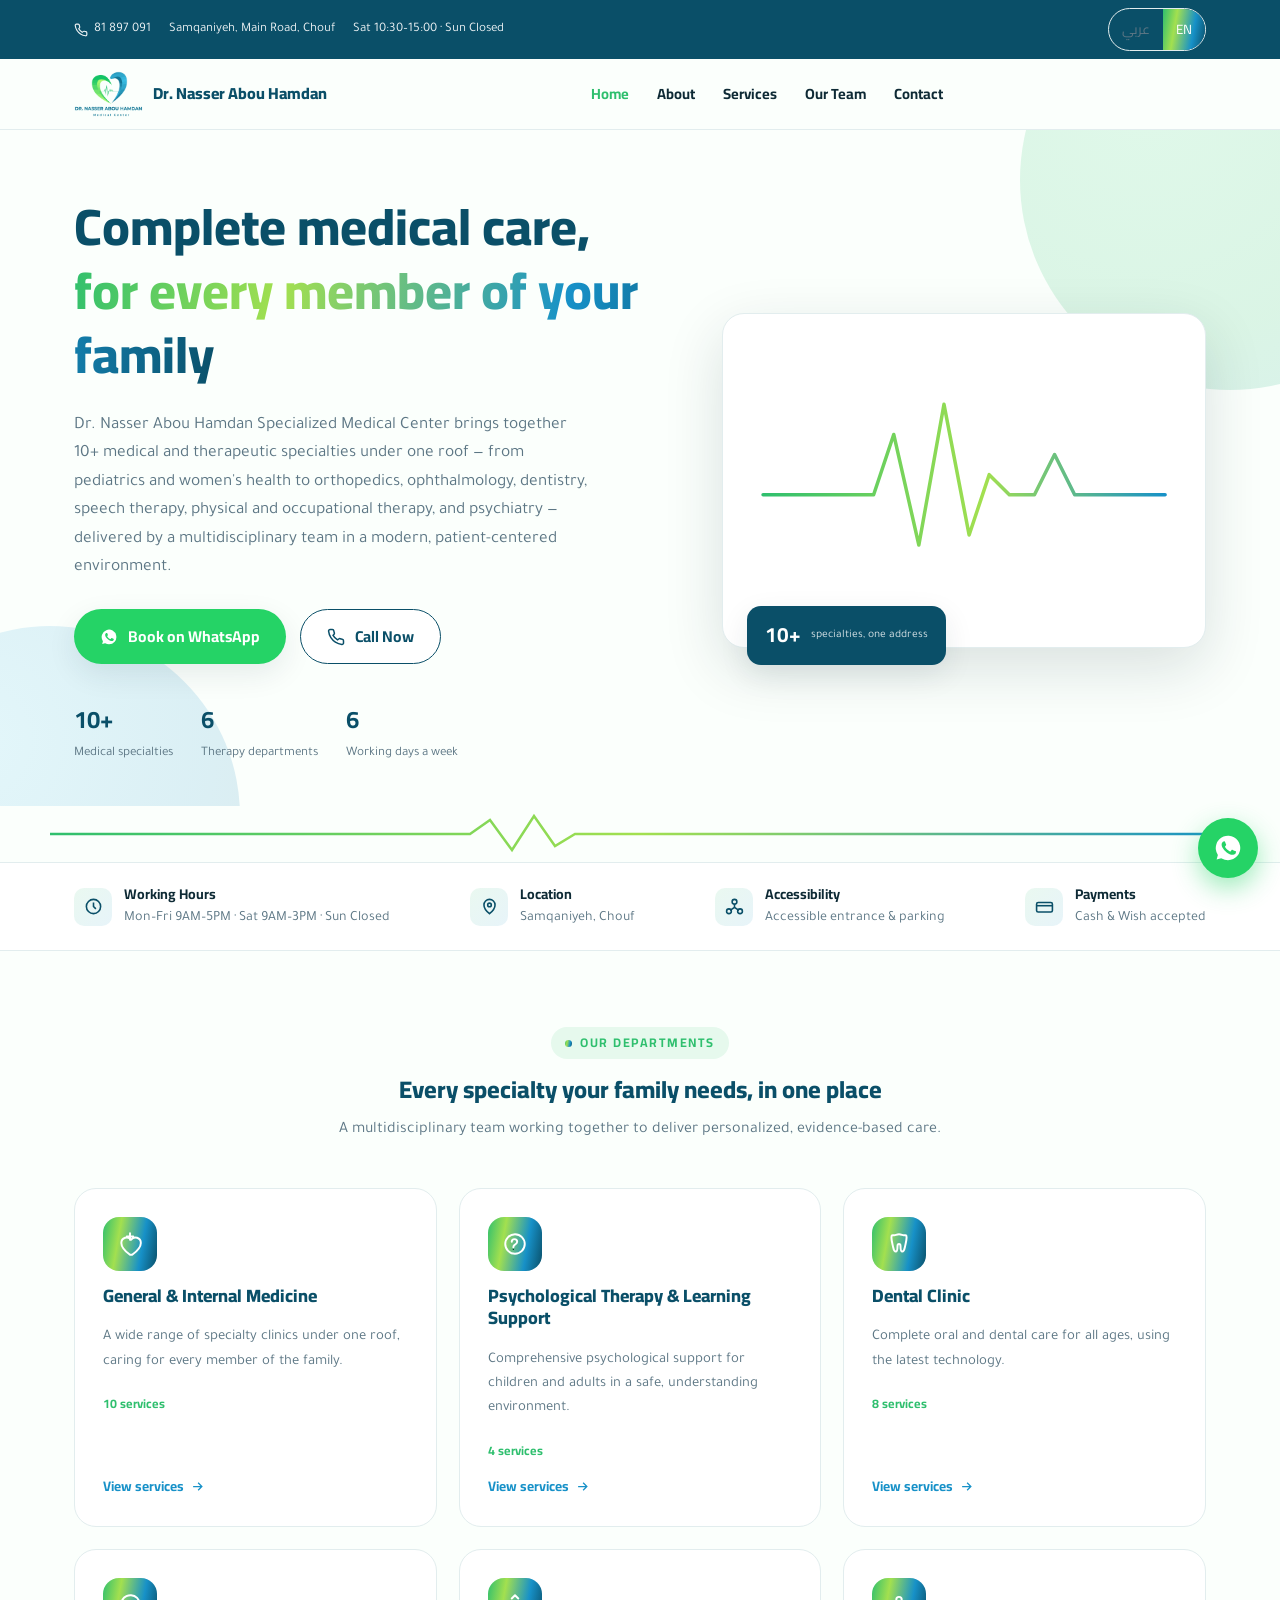
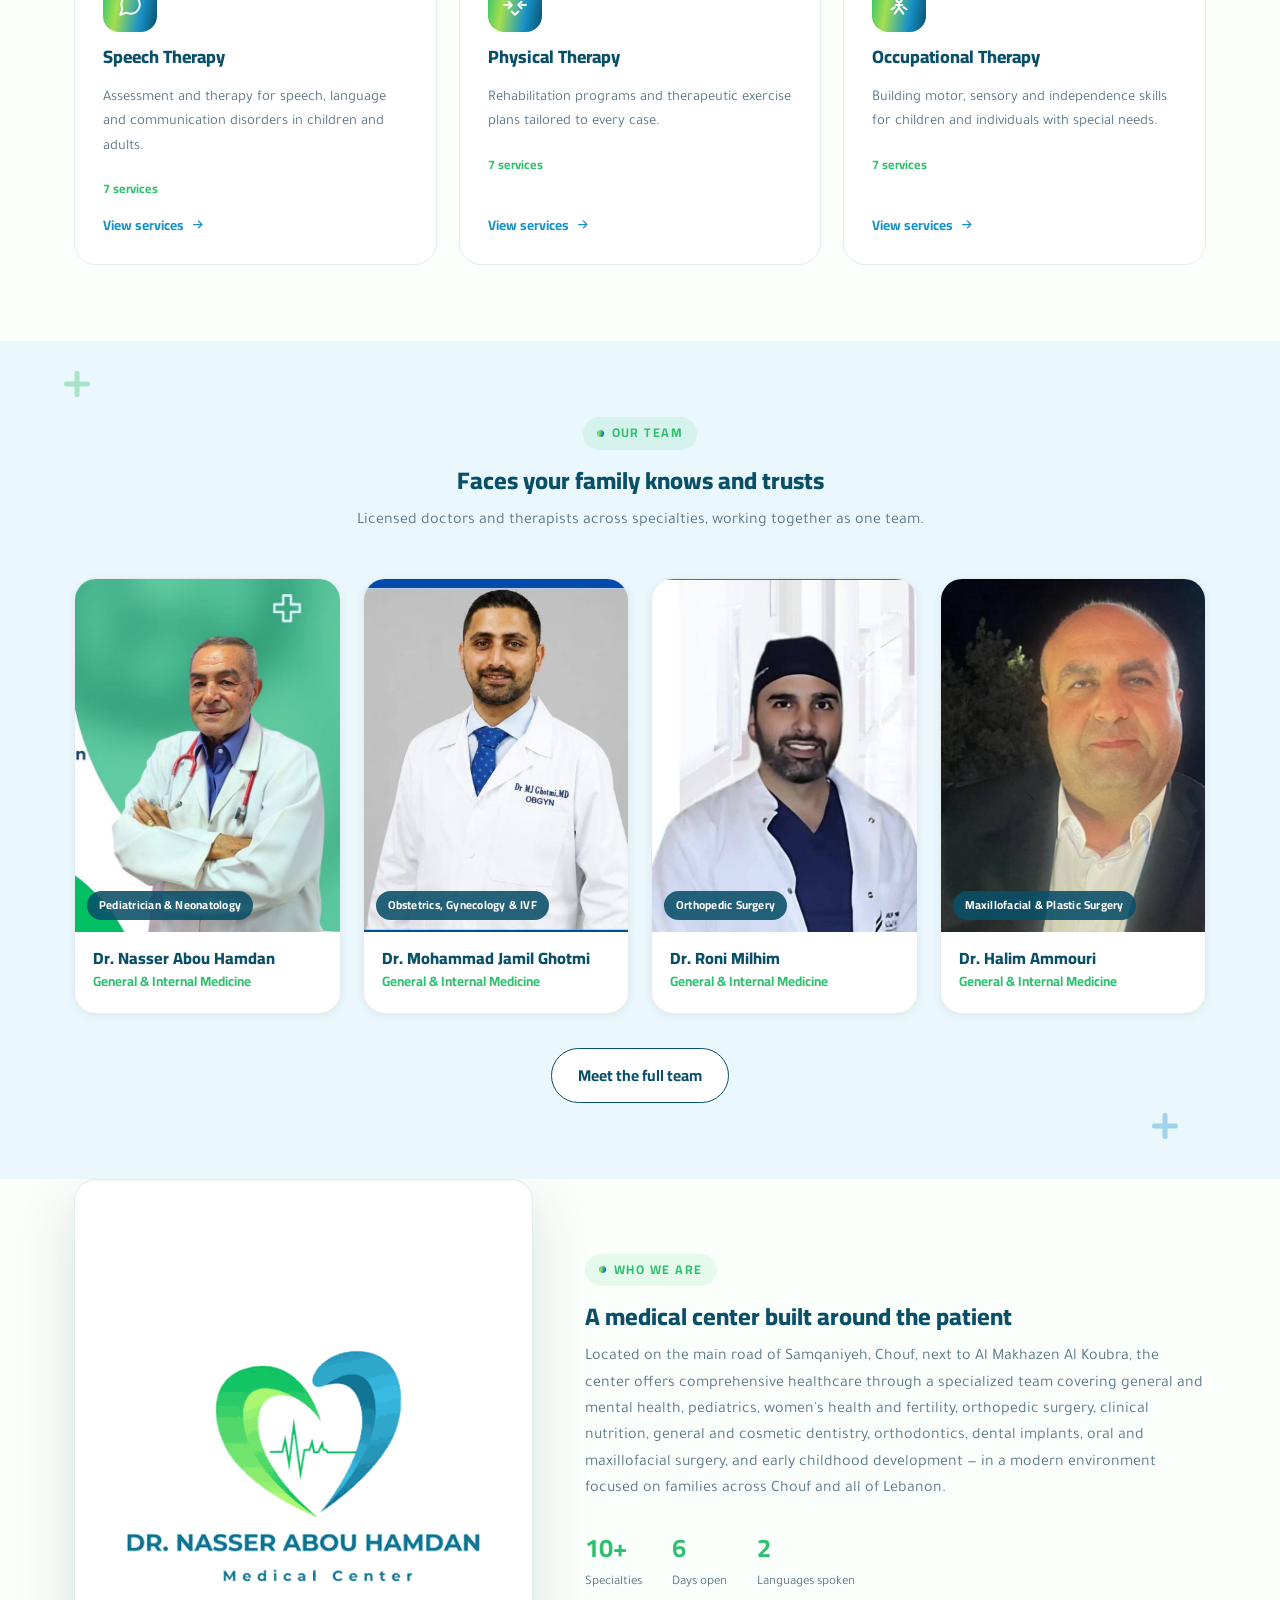
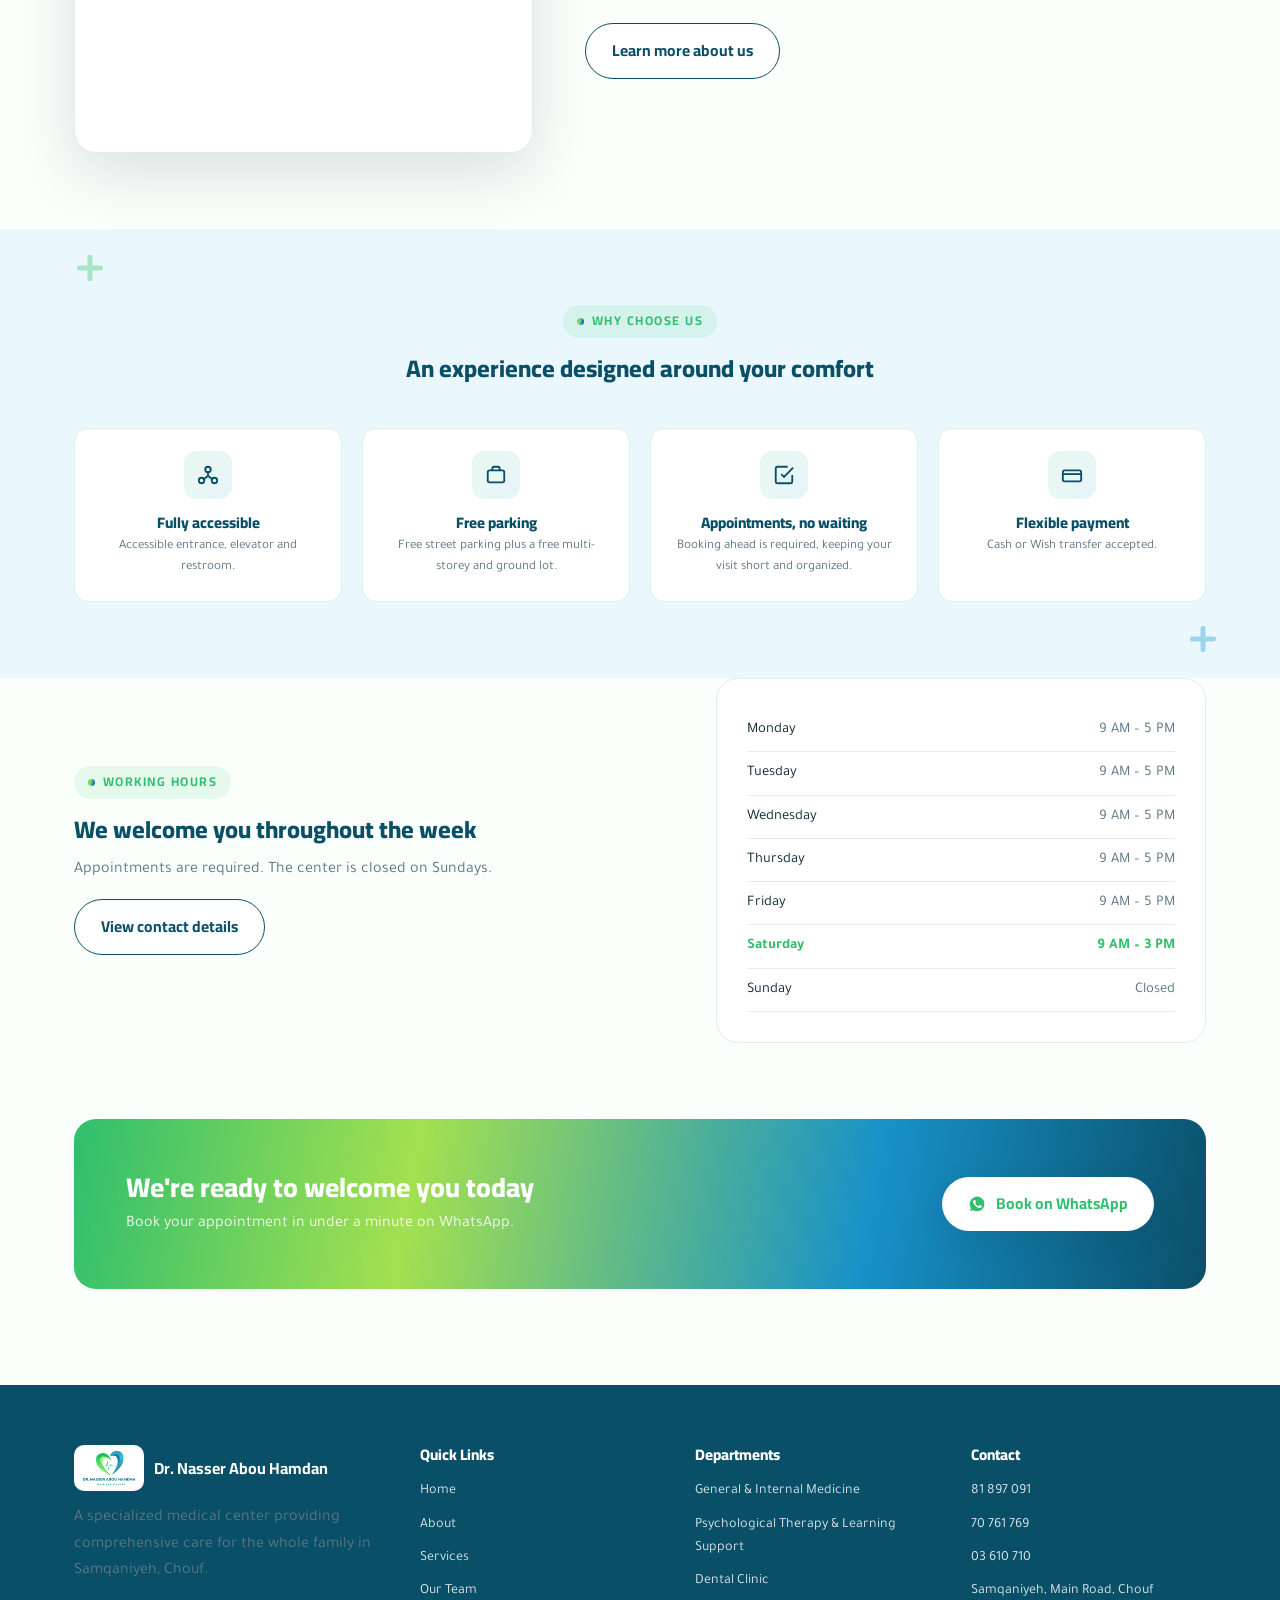
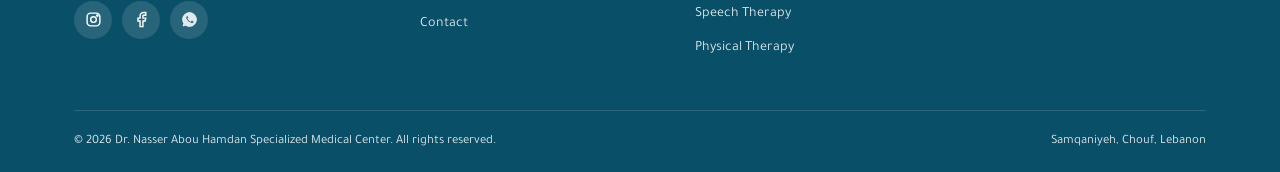
<file: index.html>
<!DOCTYPE html>
<html lang="en" dir="ltr">
<head>
<meta charset="UTF-8">
<meta name="viewport" content="width=device-width, initial-scale=1.0">
<script>(function(){try{var l=localStorage.getItem("dnh-lang")||"en";document.documentElement.lang=l;document.documentElement.dir=(l==="ar"?"rtl":"ltr");}catch(e){}})();</script>
<title>مركز الدكتور ناصر أبو حمدان الطبي التخصصي | Dr. Nasser Abou Hamdan Medical Center</title>
<meta name="description" content="مركز طبي شامل في السمقانية، الشوف يضم طب الأطفال، النساء والتوليد، العظام، العيون، الأسنان، النطق، العلاج الفيزيائي والوظيفي، والطب النفسي.">
<link rel="icon" href="assets/logo.png">
<link rel="preconnect" href="https://fonts.googleapis.com">
<link rel="preconnect" href="https://fonts.gstatic.com" crossorigin>
<link rel="stylesheet" href="https://fonts.googleapis.com/css2?family=Cairo:wght@700;800&family=Tajawal:wght@400;500;700&display=swap">
<link rel="stylesheet" href="assets/style.css">
</head>
<body data-page="home">

<div class="topbar">
  <div class="container">
    <div class="topbar-links">
      <a href="tel:+96181897091">
        <svg width="14" height="14" viewBox="0 0 24 24" fill="none" stroke="currentColor" stroke-width="2"><path d="M22 16.92v3a2 2 0 0 1-2.18 2 19.79 19.79 0 0 1-8.63-3.07 19.5 19.5 0 0 1-6-6 19.79 19.79 0 0 1-3.07-8.67A2 2 0 0 1 4.11 2h3a2 2 0 0 1 2 1.72c.12.9.34 1.79.65 2.65a2 2 0 0 1-.45 2.11L8.09 9.91a16 16 0 0 0 6 6l1.43-1.22a2 2 0 0 1 2.11-.45c.86.31 1.75.53 2.65.65A2 2 0 0 1 22 16.92z"/></svg>
        <span data-ar="81 897 091" data-en="81 897 091">81 897 091</span>
      </a>
      <a data-ar="السمقانية، الطريق العام، الشوف" data-en="Samqaniyeh, Main Road, Chouf" data-href-ar="contact.html" data-href-en="contact.html" href="contact.html">Samqaniyeh, Main Road, Chouf</a>
      <a data-ar="السبت 10:30–15:00 · الأحد مغلق" data-en="Sat 10:30–15:00 · Sun Closed" href="contact.html">Sat 10:30–15:00 · Sun Closed</a>
    </div>
    <div class="lang-toggle">
      <button data-lang="ar">عربي</button>
      <button data-lang="en">EN</button>
    </div>
  </div>
</div>

<nav class="mainnav">
  <div class="container">
    <a href="index.html" class="brand">
      <img src="assets/logo.png" alt="Dr. Nasser Abou Hamdan Medical Center logo" width="420" height="278">
      <span class="brand-text" data-ar="د. ناصر أبو حمدان" data-en="Dr. Nasser Abou Hamdan">Dr. Nasser Abou Hamdan<span data-ar="مركز طبي تخصصي" data-en="Specialized Medical Center">Specialized Medical Center</span>
      </span>
    </a>
    <div class="navlinks">
      <a href="index.html" data-page="home" data-ar="الرئيسية" data-en="Home">Home</a>
      <a href="about.html" data-page="about" data-ar="عن المركز" data-en="About">About</a>
      <a href="services.html" data-page="services" data-ar="الأقسام والخدمات" data-en="Services">Services</a>
      <a href="team.html" data-page="team" data-ar="فريقنا" data-en="Our Team">Our Team</a>
      <a href="contact.html" data-page="contact" data-ar="اتصل بنا" data-en="Contact">Contact</a>
    </div>
    <div class="nav-actions">
      <button class="burger" aria-label="menu"><span></span></button>
    </div>
  </div>
</nav>

<div class="mobile-drawer">
  <div class="panel">
    <button class="close-x">✕</button>
    <a href="index.html" data-ar="الرئيسية" data-en="Home">Home</a>
    <a href="about.html" data-ar="عن المركز" data-en="About">About</a>
    <a href="services.html" data-ar="الأقسام والخدمات" data-en="Services">Services</a>
    <a href="team.html" data-ar="فريقنا" data-en="Our Team">Our Team</a>
    <a href="contact.html" data-ar="اتصل بنا" data-en="Contact">Contact</a>
    <a class="btn btn-primary btn-sm" id="navWaBtnMobile" target="_blank" rel="noopener" data-ar="احجز عبر واتساب" data-en="Book on WhatsApp">Book on WhatsApp</a>
  </div>
</div>

<!-- ============ HERO ============ -->
<header class="hero">
  <div class="container">
    <div class="hero-copy">
      <h1 data-ar="رعاية طبية متكاملة، <em>لكل فرد في عائلتك</em>" data-en="Complete medical care, <em>for every member of your family</em>" data-ar-html="رعاية طبية متكاملة،<br><em>لكل فرد في عائلتك</em>" data-en-html="Complete medical care,<br><em>for every member of your family</em>">Complete medical care,<br><em>for every member of your family</em></h1>
      <p class="hero-lead" data-ar="مركز الدكتور ناصر أبو حمدان التخصصي يجمع أكثر من 10 تخصصات طبية وعلاجية تحت سقف واحد: من طب الأطفال والنساء إلى العظام والعيون، والأسنان، والنطق، والعلاج الفيزيائي والوظيفي، والطب النفسي — بفريق متعدد الاختصاصات وبيئة حديثة تركّز على المريض." data-en="Dr. Nasser Abou Hamdan Specialized Medical Center brings together 10+ medical and therapeutic specialties under one roof — from pediatrics and women's health to orthopedics, ophthalmology, dentistry, speech therapy, physical and occupational therapy, and psychiatry — delivered by a multidisciplinary team in a modern, patient-centered environment.">Dr. Nasser Abou Hamdan Specialized Medical Center brings together 10+ medical and therapeutic specialties under one roof — from pediatrics and women's health to orthopedics, ophthalmology, dentistry, speech therapy, physical and occupational therapy, and psychiatry — delivered by a multidisciplinary team in a modern, patient-centered environment.</p>
      <div class="hero-actions">
        <a class="btn btn-primary" id="heroWaBtn" target="_blank" rel="noopener">
          <svg viewBox="0 0 24 24" fill="currentColor"><path d="M12 2a10 10 0 0 0-8.6 15L2 22l5.2-1.4A10 10 0 1 0 12 2z" opacity=".001"/><path d="M17.5 14.4c-.3-.1-1.7-.9-2-1-.3-.1-.4-.1-.6.1-.2.3-.7 1-.8 1.1-.2.2-.3.2-.5.1-.3-.1-1.2-.5-2.3-1.5-.9-.8-1.4-1.7-1.6-2-.2-.3 0-.5.1-.6.1-.1.3-.3.4-.5.1-.1.2-.3.3-.5.1-.2 0-.4 0-.5-.1-.1-.6-1.5-.8-2-.2-.5-.4-.4-.6-.4h-.5c-.2 0-.5.1-.7.3-.3.3-1 1-1 2.4s1 2.8 1.2 3c.1.2 2 3 4.8 4.3.7.3 1.2.5 1.6.6.7.2 1.3.2 1.8.1.5-.1 1.7-.7 1.9-1.4.2-.7.2-1.2.2-1.3-.1-.1-.3-.2-.5-.3zM12 21.8a9.8 9.8 0 0 1-5-1.4l-.4-.2-3.7 1 1-3.6-.2-.4A9.8 9.8 0 1 1 12 21.8z"/></svg>
          <span data-ar="احجز عبر واتساب" data-en="Book on WhatsApp">Book on WhatsApp</span>
        </a>
        <a class="btn btn-outline" href="tel:+96181897091">
          <svg width="18" height="18" viewBox="0 0 24 24" fill="none" stroke="currentColor" stroke-width="2"><path d="M22 16.92v3a2 2 0 0 1-2.18 2 19.79 19.79 0 0 1-8.63-3.07 19.5 19.5 0 0 1-6-6 19.79 19.79 0 0 1-3.07-8.67A2 2 0 0 1 4.11 2h3a2 2 0 0 1 2 1.72c.12.9.34 1.79.65 2.65a2 2 0 0 1-.45 2.11L8.09 9.91a16 16 0 0 0 6 6l1.43-1.22a2 2 0 0 1 2.11-.45c.86.31 1.75.53 2.65.65A2 2 0 0 1 22 16.92z"/></svg>
          <span data-ar="اتصل الآن" data-en="Call Now">Call Now</span>
        </a>
      </div>
      <div class="hero-stats">
        <div><b>10+</b><span data-ar="تخصصات طبية" data-en="Medical specialties">Medical specialties</span></div>
        <div><b>6</b><span data-ar="أقسام علاجية" data-en="Therapy departments">Therapy departments</span></div>
        <div><b>6</b><span data-ar="أيام عمل أسبوعيًا" data-en="Working days a week">Working days a week</span></div>
      </div>
    </div>
    <div class="hero-visual">
      <svg viewBox="0 0 420 260" xmlns="http://www.w3.org/2000/svg">
        <defs>
          <linearGradient id="pulseGrad" x1="0" y1="0" x2="1" y2="0">
            <stop offset="0%" stop-color="#2fbf6e"/>
            <stop offset="55%" stop-color="#a3e04f"/>
            <stop offset="100%" stop-color="#1791c8"/>
          </linearGradient>
        </defs>
        <path class="pulse-path" d="M10 150 H120 L140 90 L165 200 L190 60 L215 190 L235 130 L255 150 L280 150 L300 110 L320 150 H410"/>
      </svg>
      <div class="hero-badge">
        <b>10+</b>
        <span data-ar="تخصص طبي وعلاجي" data-en="specialties, one address">specialties, one address</span>
      </div>
    </div>
  </div>
</header>

<div class="pulse-divider container">
  <svg viewBox="0 0 1180 44" preserveAspectRatio="none">
    <defs><linearGradient id="dividerGrad" x1="0" y1="0" x2="1" y2="0">
      <stop offset="0%" stop-color="#2fbf6e"/><stop offset="50%" stop-color="#a3e04f"/><stop offset="100%" stop-color="#1791c8"/>
    </linearGradient></defs>
    <path d="M0 22 H420 L440 8 L462 38 L484 4 L505 34 L525 22 H1180"/>
  </svg>
</div>

<!-- ============ INFO STRIP ============ -->
<div class="infostrip">
  <div class="container">
    <div class="info-item">
      <div class="ic"><svg viewBox="0 0 24 24" fill="none" stroke-width="2"><circle cx="12" cy="12" r="9"/><path d="M12 7v5l3 3"/></svg></div>
      <div><b data-ar="ساعات الدوام" data-en="Working Hours">Working Hours</b><span data-ar="الإثنين-الجمعة 9ص–5م · السبت 9ص–3م · الأحد مغلق" data-en="Mon–Fri 9AM–5PM · Sat 9AM–3PM · Sun Closed">Mon–Fri 9AM–5PM · Sat 9AM–3PM · Sun Closed</span></div>
    </div>
    <div class="info-item">
      <div class="ic"><svg viewBox="0 0 24 24" fill="none" stroke-width="2"><path d="M12 21s-7-5.5-7-11a7 7 0 0 1 14 0c0 5.5-7 11-7 11z"/><circle cx="12" cy="10" r="2.3"/></svg></div>
      <div><b data-ar="الموقع" data-en="Location">Location</b><span data-ar="السمقانية، الشوف" data-en="Samqaniyeh, Chouf">Samqaniyeh, Chouf</span></div>
    </div>
    <div class="info-item">
      <div class="ic"><svg viewBox="0 0 24 24" fill="none" stroke-width="2"><circle cx="12" cy="6" r="3"/><circle cx="5" cy="18" r="3"/><circle cx="19" cy="18" r="3"/><path d="M12 9v4M12 13l-5.5 4M12 13l5.5 4"/></svg></div>
      <div><b data-ar="وصول ذوي الاحتياجات" data-en="Accessibility">Accessibility</b><span data-ar="مدخل ومصعد وموقف مخصص" data-en="Accessible entrance & parking">Accessible entrance & parking</span></div>
    </div>
    <div class="info-item">
      <div class="ic"><svg viewBox="0 0 24 24" fill="none" stroke-width="2"><rect x="2" y="7" width="20" height="12" rx="2"/><path d="M2 11h20"/></svg></div>
      <div><b data-ar="طرق الدفع" data-en="Payments">Payments</b><span data-ar="نقدًا و Wish" data-en="Cash & Wish accepted">Cash & Wish accepted</span></div>
    </div>
  </div>
</div>

<!-- ============ DEPARTMENTS ============ -->
<section>
  <div class="container">
    <div class="section-head center">
      <div class="eyebrow"><span class="dot"></span><span data-ar="أقسامنا" data-en="Our Departments">Our Departments</span></div>
      <h2 data-ar="كل تخصص يحتاجه بيتك، في مكان واحد" data-en="Every specialty your family needs, in one place">Every specialty your family needs, in one place</h2>
      <p data-ar="فريق متعدد الاختصاصات يعمل معًا لتقديم رعاية شخصية ومبنية على أسس علمية حديثة." data-en="A multidisciplinary team working together to deliver personalized, evidence-based care.">A multidisciplinary team working together to deliver personalized, evidence-based care.</p>
    </div>
    <div class="dept-grid" id="deptGrid"></div>
  </div>
</section>

<!-- ============ TEAM PREVIEW ============ -->
<section class="tint-blue" style="position:relative;overflow:hidden;">
  <div class="deco-plus green" style="top:30px;inset-inline-start:5%;"></div>
  <div class="deco-plus blue" style="bottom:40px;inset-inline-end:8%;"></div>
  <div class="container">
    <div class="section-head center">
      <div class="eyebrow"><span class="dot"></span><span data-ar="فريقنا" data-en="Our Team">Our Team</span></div>
      <h2 data-ar="وجوه تعرفها عائلتك وتثق بها" data-en="Faces your family knows and trusts">Faces your family knows and trusts</h2>
      <p data-ar="أطباء ومعالجون مرخّصون من اختصاصات متعددة، يعملون كفريق واحد لخدمتك." data-en="Licensed doctors and therapists across specialties, working together as one team.">Licensed doctors and therapists across specialties, working together as one team.</p>
    </div>
    <div class="team-grid" id="teamPreviewGrid"></div>
    <div style="text-align:center;margin-top:34px;">
      <a href="team.html" class="btn btn-outline">
        <span data-ar="تعرّف على الفريق كاملًا" data-en="Meet the full team">Meet the full team</span>
      </a>
    </div>
  </div>
</section>

<!-- ============ ABOUT STRIP ============ -->
<section style="padding-top:0;">
  <div class="container">
    <div class="about-split">
      <div class="about-photo"><img src="assets/logo.png" alt="Dr. Nasser Abou Hamdan Medical Center" width="420" height="278"></div>
      <div>
        <div class="eyebrow"><span class="dot"></span><span data-ar="من نحن" data-en="Who We Are">Who We Are</span></div>
        <h2 data-ar="مركز طبي بُني حول احتياجات المريض" data-en="A medical center built around the patient">A medical center built around the patient</h2>
        <p data-ar="يقع المركز على الطريق العام في السمقانية، الشوف، بجانب المخازن الكبرى، ويقدّم رعاية صحية شاملة عبر فريق متخصص يغطي الطب العام والنفسي وطب الأطفال، صحة المرأة والخصوبة، جراحة العظام، التغذية العلاجية، طب وتقويم وتجميل وزراعة الأسنان، جراحة الفم والوجه والفكين، والتطور المبكر للطفل — في بيئة حديثة تركّز على العائلات في الشوف وكل لبنان." data-en="Located on the main road of Samqaniyeh, Chouf, next to Al Makhazen Al Koubra, the center offers comprehensive healthcare through a specialized team covering general and mental health, pediatrics, women's health and fertility, orthopedic surgery, clinical nutrition, general and cosmetic dentistry, orthodontics, dental implants, oral and maxillofacial surgery, and early childhood development — in a modern environment focused on families across Chouf and all of Lebanon.">Located on the main road of Samqaniyeh, Chouf, next to Al Makhazen Al Koubra, the center offers comprehensive healthcare through a specialized team covering general and mental health, pediatrics, women's health and fertility, orthopedic surgery, clinical nutrition, general and cosmetic dentistry, orthodontics, dental implants, oral and maxillofacial surgery, and early childhood development — in a modern environment focused on families across Chouf and all of Lebanon.</p>
        <div class="stat-row">
          <div><b>10+</b><span data-ar="تخصصات" data-en="Specialties">Specialties</span></div>
          <div><b>6</b><span data-ar="أيام دوام" data-en="Days open">Days open</span></div>
          <div><b>2</b><span data-ar="لغتان في الاستقبال" data-en="Languages spoken">Languages spoken</span></div>
        </div>
        <div style="margin-top:28px;">
          <a href="about.html" class="btn btn-outline">
            <span data-ar="تعرّف على المركز" data-en="Learn more about us">Learn more about us</span>
          </a>
        </div>
      </div>
    </div>
  </div>
</section>

<!-- ============ WHY US ============ -->
<section class="tint-blue" style="position:relative;overflow:hidden;">
  <div class="deco-plus green" style="top:26px;inset-inline-start:6%;"></div>
  <div class="deco-plus blue" style="bottom:26px;inset-inline-end:5%;"></div>
  <div class="container">
    <div class="section-head center">
      <div class="eyebrow"><span class="dot"></span><span data-ar="لماذا مركزنا" data-en="Why Choose Us">Why Choose Us</span></div>
      <h2 data-ar="تجربة مصممة لراحتك" data-en="An experience designed around your comfort">An experience designed around your comfort</h2>
    </div>
    <div class="feature-grid">
      <div class="feature-card">
        <div class="ic"><svg viewBox="0 0 24 24" fill="none" stroke-width="2"><circle cx="12" cy="6" r="3"/><circle cx="5" cy="18" r="3"/><circle cx="19" cy="18" r="3"/><path d="M12 9v4M12 13l-5.5 4M12 13l5.5 4"/></svg></div>
        <h4 data-ar="وصول كامل لذوي الاحتياجات" data-en="Fully accessible">Fully accessible</h4>
        <p data-ar="مدخل، مصعد وحمّام مخصص لذوي الاحتياجات الخاصة." data-en="Accessible entrance, elevator and restroom.">Accessible entrance, elevator and restroom.</p>
      </div>
      <div class="feature-card">
        <div class="ic"><svg viewBox="0 0 24 24" fill="none" stroke-width="2"><rect x="3" y="7" width="18" height="13" rx="2"/><path d="M8 7V5a2 2 0 0 1 2-2h4a2 2 0 0 1 2 2v2"/></svg></div>
        <h4 data-ar="مواقف مجانية" data-en="Free parking">Free parking</h4>
        <p data-ar="موقف مجاني في الشارع بالإضافة لموقف متعدد الطوابق ومواقف أرضية مجانية." data-en="Free street parking plus a free multi-storey and ground lot.">Free street parking plus a free multi-storey and ground lot.</p>
      </div>
      <div class="feature-card">
        <div class="ic"><svg viewBox="0 0 24 24" fill="none" stroke-width="2"><path d="M9 11l3 3L22 4"/><path d="M21 12v7a2 2 0 0 1-2 2H5a2 2 0 0 1-2-2V5a2 2 0 0 1 2-2h11"/></svg></div>
        <h4 data-ar="موعد بلا انتظار" data-en="Appointments, no waiting">Appointments, no waiting</h4>
        <p data-ar="يُطلب تحديد موعد مسبق لتنظيم وقتك وتقليل وقت الانتظار." data-en="Booking ahead is required, keeping your visit short and organized.">Booking ahead is required, keeping your visit short and organized.</p>
      </div>
      <div class="feature-card">
        <div class="ic"><svg viewBox="0 0 24 24" fill="none" stroke-width="2"><rect x="2" y="7" width="20" height="12" rx="2"/><path d="M2 11h20"/></svg></div>
        <h4 data-ar="دفع مرن" data-en="Flexible payment">Flexible payment</h4>
        <p data-ar="نقدًا أو عبر Wish." data-en="Cash or Wish transfer accepted.">Cash or Wish transfer accepted.</p>
      </div>
    </div>
  </div>
</section>

<!-- ============ WORKING HOURS ============ -->
<section style="padding-top:0;">
  <div class="container">
    <div class="contact-grid hours-split">
      <div>
        <div class="eyebrow"><span class="dot"></span><span data-ar="مواعيد الدوام" data-en="Working Hours">Working Hours</span></div>
        <h2 data-ar="نستقبلكم على مدار الأسبوع" data-en="We welcome you throughout the week">We welcome you throughout the week</h2>
        <p data-ar="يُرجى تحديد موعد مسبق. المركز مغلق يوم الأحد." data-en="Appointments are required. The center is closed on Sundays.">Appointments are required. The center is closed on Sundays.</p>
        <a href="contact.html" class="btn btn-outline">
          <span data-ar="عرض تفاصيل التواصل" data-en="View contact details">View contact details</span>
        </a>
      </div>
      <div class="contact-card">
        <table class="hours-table" id="hoursTable"></table>
      </div>
    </div>
  </div>
</section>

<!-- ============ CTA ============ -->
<section style="padding-top:0;">
  <div class="container">
    <div class="cta-band">
      <div>
        <h2 data-ar="جاهزون لاستقبالكم اليوم" data-en="We're ready to welcome you today">We're ready to welcome you today</h2>
        <p data-ar="احجز موعدك خلال دقيقة واحدة عبر واتساب." data-en="Book your appointment in under a minute on WhatsApp.">Book your appointment in under a minute on WhatsApp.</p>
      </div>
      <a class="btn btn-primary" id="ctaWaBtn" target="_blank" rel="noopener">
        <svg viewBox="0 0 24 24" fill="currentColor"><path d="M12 2a10 10 0 0 0-8.6 15L2 22l5.2-1.4A10 10 0 1 0 12 2z" opacity=".001"/><path d="M17.5 14.4c-.3-.1-1.7-.9-2-1-.3-.1-.4-.1-.6.1-.2.3-.7 1-.8 1.1-.2.2-.3.2-.5.1-.3-.1-1.2-.5-2.3-1.5-.9-.8-1.4-1.7-1.6-2-.2-.3 0-.5.1-.6.1-.1.3-.3.4-.5.1-.1.2-.3.3-.5.1-.2 0-.4 0-.5-.1-.1-.6-1.5-.8-2-.2-.5-.4-.4-.6-.4h-.5c-.2 0-.5.1-.7.3-.3.3-1 1-1 2.4s1 2.8 1.2 3c.1.2 2 3 4.8 4.3.7.3 1.2.5 1.6.6.7.2 1.3.2 1.8.1.5-.1 1.7-.7 1.9-1.4.2-.7.2-1.2.2-1.3-.1-.1-.3-.2-.5-.3zM12 21.8a9.8 9.8 0 0 1-5-1.4l-.4-.2-3.7 1 1-3.6-.2-.4A9.8 9.8 0 1 1 12 21.8z"/></svg>
        <span data-ar="احجز عبر واتساب" data-en="Book on WhatsApp">Book on WhatsApp</span>
      </a>
    </div>
  </div>
</section>

<footer>
  <div class="container">
    <div class="footer-grid">
      <div>
        <div class="footer-brand"><img src="assets/logo.png" alt="logo" width="420" height="278"><b data-ar="د. ناصر أبو حمدان" data-en="Dr. Nasser Abou Hamdan">Dr. Nasser Abou Hamdan</b></div>
        <p data-ar="مركز طبي تخصصي يقدّم رعاية شاملة لجميع أفراد العائلة في السمقانية، الشوف." data-en="A specialized medical center providing comprehensive care for the whole family in Samqaniyeh, Chouf.">A specialized medical center providing comprehensive care for the whole family in Samqaniyeh, Chouf.</p>
        <div class="footer-social">
          <a href="https://www.instagram.com/dnhmedicalcenter/" target="_blank" rel="noopener"><svg viewBox="0 0 24 24" fill="none" stroke-width="2"><rect x="3" y="3" width="18" height="18" rx="5"/><circle cx="12" cy="12" r="4"/><circle cx="17.5" cy="6.5" r="1"/></svg></a>
          <a href="https://www.facebook.com/drnasserabouhamdan" target="_blank" rel="noopener"><svg viewBox="0 0 24 24" fill="none" stroke-width="2"><path d="M18 2h-3a5 5 0 0 0-5 5v3H7v4h3v8h4v-8h3l1-4h-4V7a1 1 0 0 1 1-1h3z"/></svg></a>
          <a id="footerWaBtn" target="_blank" rel="noopener"><svg viewBox="0 0 24 24" fill="currentColor" stroke="none"><path d="M17.5 14.4c-.3-.1-1.7-.9-2-1-.3-.1-.4-.1-.6.1-.2.3-.7 1-.8 1.1-.2.2-.3.2-.5.1-.3-.1-1.2-.5-2.3-1.5-.9-.8-1.4-1.7-1.6-2-.2-.3 0-.5.1-.6.1-.1.3-.3.4-.5.1-.1.2-.3.3-.5.1-.2 0-.4 0-.5-.1-.1-.6-1.5-.8-2-.2-.5-.4-.4-.6-.4h-.5c-.2 0-.5.1-.7.3-.3.3-1 1-1 2.4s1 2.8 1.2 3c.1.2 2 3 4.8 4.3.7.3 1.2.5 1.6.6.7.2 1.3.2 1.8.1.5-.1 1.7-.7 1.9-1.4.2-.7.2-1.2.2-1.3-.1-.1-.3-.2-.5-.3zM12 21.8a9.8 9.8 0 0 1-5-1.4l-.4-.2-3.7 1 1-3.6-.2-.4A9.8 9.8 0 1 1 12 21.8z"/></svg></a>
        </div>
      </div>
      <div>
        <h4 data-ar="روابط سريعة" data-en="Quick Links">Quick Links</h4>
        <ul>
          <li><a href="index.html" data-ar="الرئيسية" data-en="Home">Home</a></li>
          <li><a href="about.html" data-ar="عن المركز" data-en="About">About</a></li>
          <li><a href="services.html" data-ar="الأقسام والخدمات" data-en="Services">Services</a></li>
          <li><a href="team.html" data-ar="فريقنا" data-en="Our Team">Our Team</a></li>
          <li><a href="contact.html" data-ar="اتصل بنا" data-en="Contact">Contact</a></li>
        </ul>
      </div>
      <div>
        <h4 data-ar="أقسامنا" data-en="Departments">Departments</h4>
        <ul id="footerDeptLinks"></ul>
      </div>
      <div>
        <h4 data-ar="تواصل معنا" data-en="Contact">Contact</h4>
        <ul>
          <li><a href="tel:+96181897091">81 897 091</a></li>
          <li><a href="tel:+96170761769">70 761 769</a></li>
          <li><a href="tel:+9613610710">03 610 710</a></li>
          <li><span data-ar="السمقانية، الطريق العام، الشوف" data-en="Samqaniyeh, Main Road, Chouf">Samqaniyeh, Main Road, Chouf</span></li>
        </ul>
      </div>
    </div>
    <div class="footer-bottom">
      <span data-ar="© 2026 مركز الدكتور ناصر أبو حمدان الطبي التخصصي. جميع الحقوق محفوظة." data-en="© 2026 Dr. Nasser Abou Hamdan Specialized Medical Center. All rights reserved.">© 2026 Dr. Nasser Abou Hamdan Specialized Medical Center. All rights reserved.</span>
      <span data-ar="السمقانية، الشوف، لبنان" data-en="Samqaniyeh, Chouf, Lebanon">Samqaniyeh, Chouf, Lebanon</span>
    </div>
  </div>
</footer>

<a class="wa-float" id="floatWaBtn" target="_blank" rel="noopener" aria-label="WhatsApp">
  <svg viewBox="0 0 24 24"><path d="M17.5 14.4c-.3-.1-1.7-.9-2-1-.3-.1-.4-.1-.6.1-.2.3-.7 1-.8 1.1-.2.2-.3.2-.5.1-.3-.1-1.2-.5-2.3-1.5-.9-.8-1.4-1.7-1.6-2-.2-.3 0-.5.1-.6.1-.1.3-.3.4-.5.1-.1.2-.3.3-.5.1-.2 0-.4 0-.5-.1-.1-.6-1.5-.8-2-.2-.5-.4-.4-.6-.4h-.5c-.2 0-.5.1-.7.3-.3.3-1 1-1 2.4s1 2.8 1.2 3c.1.2 2 3 4.8 4.3.7.3 1.2.5 1.6.6.7.2 1.3.2 1.8.1.5-.1 1.7-.7 1.9-1.4.2-.7.2-1.2.2-1.3-.1-.1-.3-.2-.5-.3zM12 21.8a9.8 9.8 0 0 1-5-1.4l-.4-.2-3.7 1 1-3.6-.2-.4A9.8 9.8 0 1 1 12 21.8z"/></svg>
</a>

<script src="assets/data.js"></script>
<script src="assets/script.js"></script>
<script>
  function renderDepts(){
    const grid = document.getElementById("deptGrid");
    const lang = getLang();
    grid.innerHTML = DEPARTMENTS.map(d => `
      <a class="dept-card" href="services.html#${d.key}">
        <div class="dept-icon"><svg viewBox="0 0 24 24" fill="none" stroke="currentColor" stroke-width="1.8" stroke-linecap="round" stroke-linejoin="round">${d.icon}</svg></div>
        <h3>${d.name[lang]}</h3>
        <p>${d.desc[lang]}</p>
        <span class="count">${d.services.length} ${lang==='ar' ? 'خدمة':'services'}</span>
        <span class="more">${lang==='ar' ? 'عرض الخدمات' : 'View services'}
          <svg viewBox="0 0 24 24" fill="none" stroke="currentColor" stroke-width="2"><path d="M5 12h14M13 6l6 6-6 6"/></svg>
        </span>
      </a>`).join("");

    const footerLinks = document.getElementById("footerDeptLinks");
    footerLinks.innerHTML = DEPARTMENTS.slice(0,5).map(d=>`<li><a href="services.html#${d.key}">${d.name[lang]}</a></li>`).join("");
  }
  function wireWhatsApp(){
    document.getElementById("navWaBtnMobile").href = waGeneral();
    document.getElementById("heroWaBtn").href = waGeneral();
    document.getElementById("ctaWaBtn").href = waGeneral();
    document.getElementById("footerWaBtn").href = waGeneral();
    document.getElementById("floatWaBtn").href = waGeneral();
  }
  function renderHours(){
    const lang = getLang();
    const nowDay = new Date().getDay();
    const table = document.getElementById("hoursTable");
    table.innerHTML = HOURS.map(h => `
      <tr class="${h.today===nowDay ? 'today':''}">
        <td>${h.day[lang]}</td>
        <td>${h.time[lang]}</td>
      </tr>`).join("");
  }
  function renderTeamPreview(){
    const lang = getLang();
    const grid = document.getElementById("teamPreviewGrid");
    const deptNames = Object.fromEntries(DEPARTMENTS.map(d=>[d.key, d.name[lang]]));
    const featured = TEAM.slice(0,4);
    grid.innerHTML = featured.map(t => `
      <div class="team-card">
        <div class="team-photo">
          <img src="${t.photo}" alt="${t.name[lang]}" loading="lazy" decoding="async">
          <span class="team-role-tag">${t.role[lang].length > 34 ? t.role[lang].slice(0,32)+'…' : t.role[lang]}</span>
        </div>
        <div class="team-info">
          <h3>${t.name[lang]}</h3>
          <p>${deptNames[t.dept] || ""}</p>
        </div>
      </div>`).join("");
  }
  document.addEventListener("DOMContentLoaded", ()=>{ renderDepts(); wireWhatsApp(); renderHours(); renderTeamPreview(); });
  document.body.addEventListener("langchange", ()=>{ renderDepts(); wireWhatsApp(); renderHours(); renderTeamPreview(); });
</script>
</body>
</html>
</file>
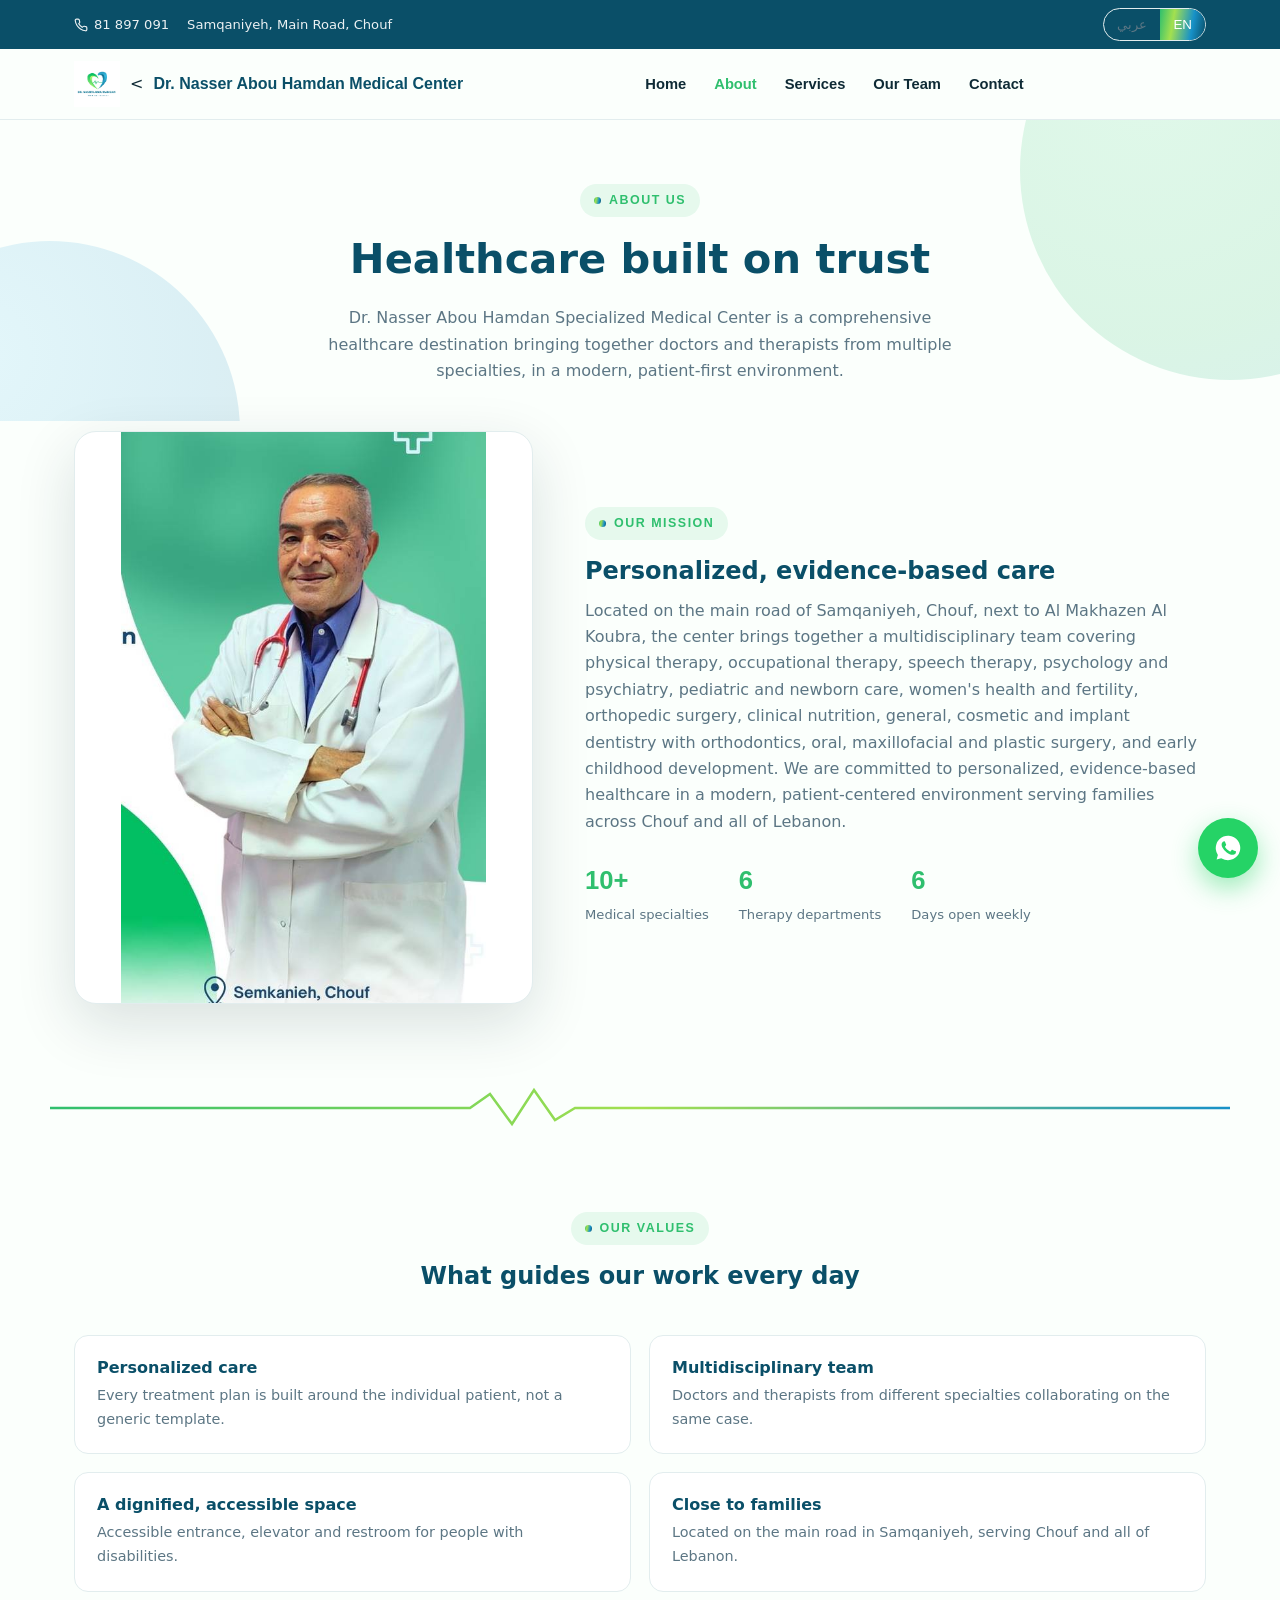
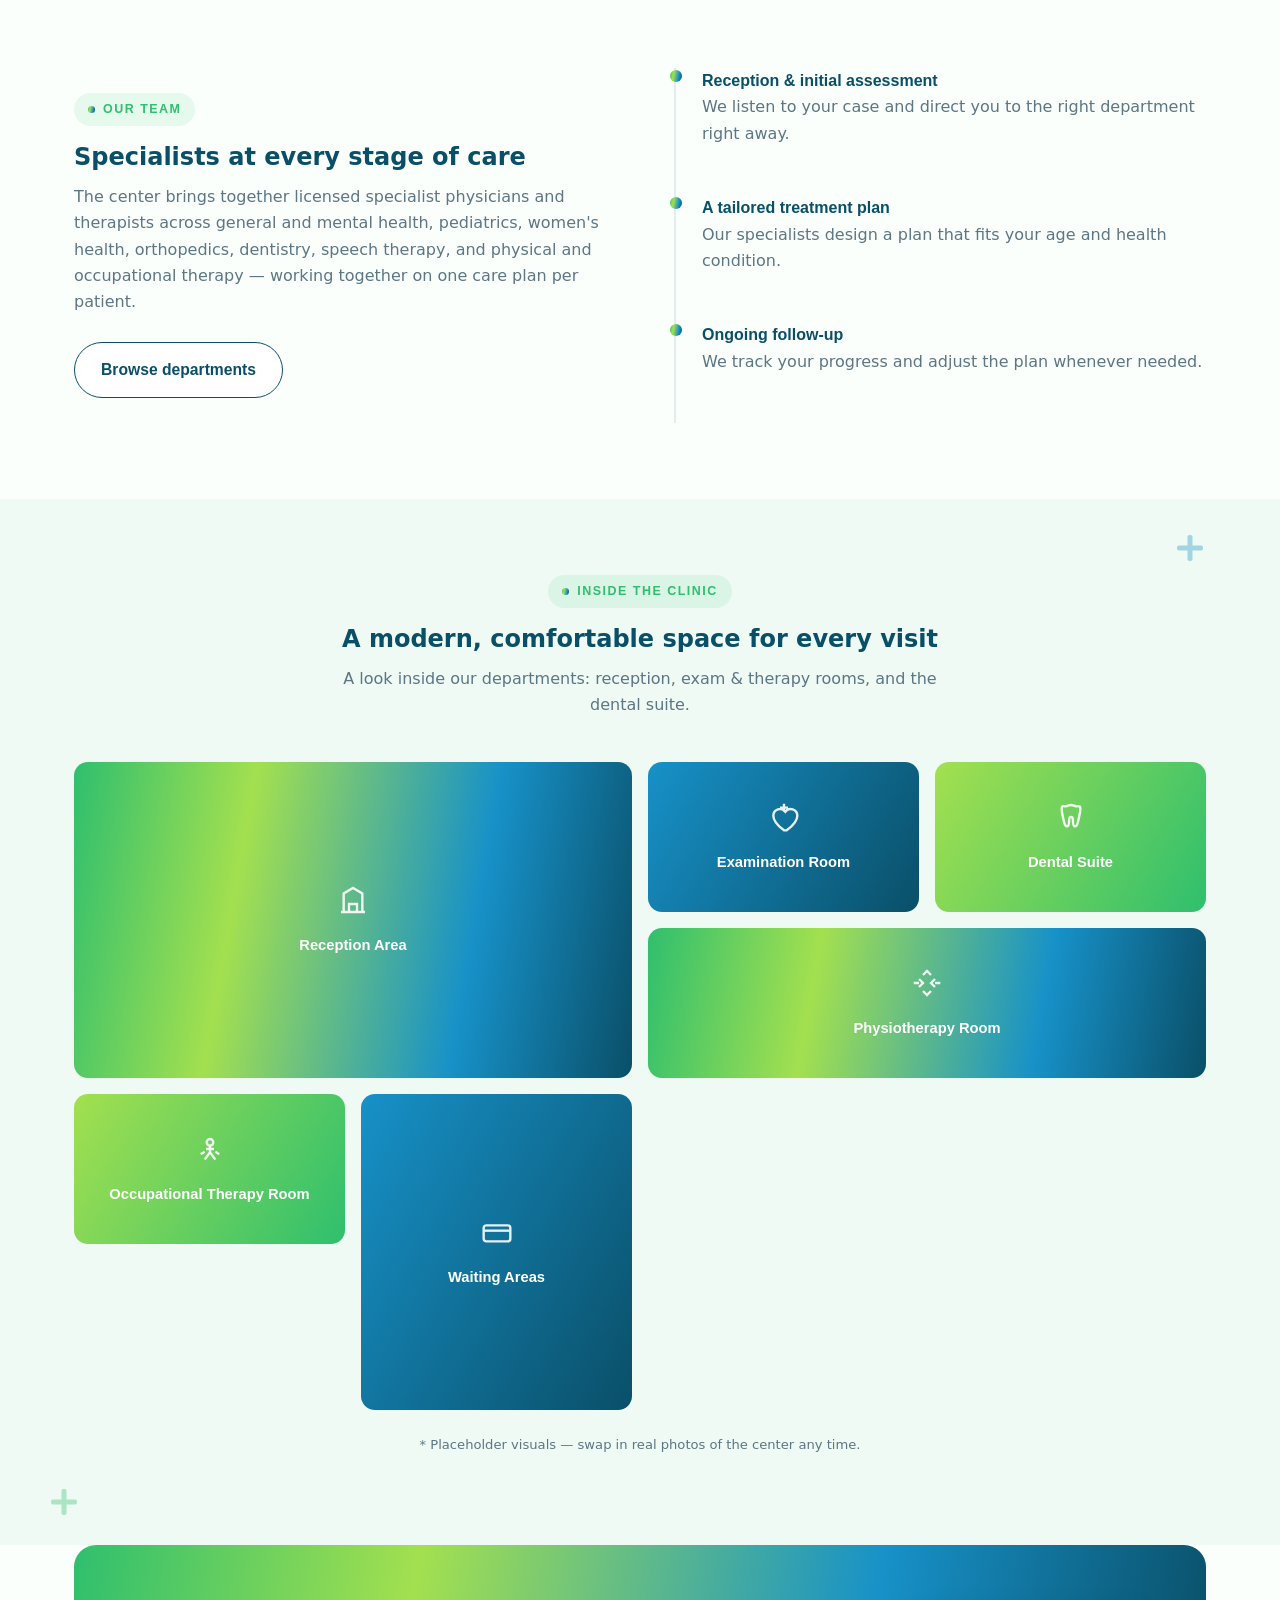
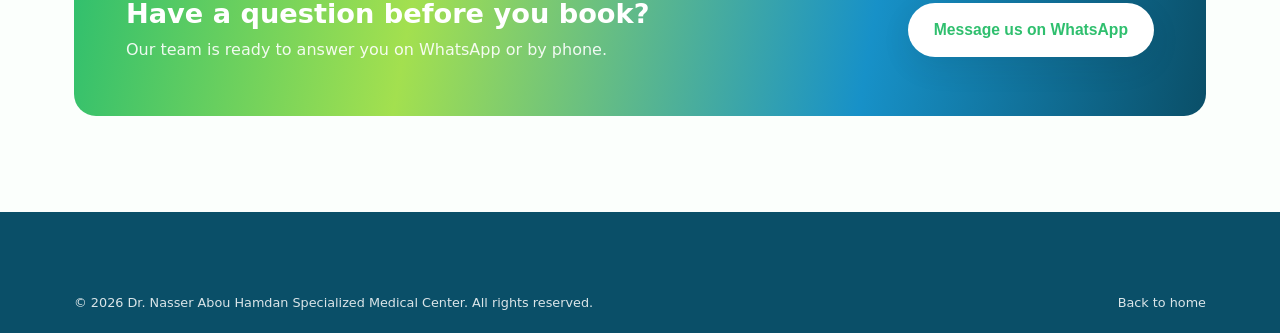
<file: about.html>
<!DOCTYPE html>
<html lang="en" dir="ltr">
<head>
<meta charset="UTF-8">
<meta name="viewport" content="width=device-width, initial-scale=1.0">
<script>(function(){try{var l=localStorage.getItem("dnh-lang")||"en";document.documentElement.lang=l;document.documentElement.dir=(l==="ar"?"rtl":"ltr");}catch(e){}})();</script>
<title>عن المركز | About Us — Dr. Nasser Abou Hamdan Medical Center</title>
<link rel="icon" href="assets/logo.png">
<link rel="stylesheet" href="assets/style.css">
</head>
<body data-page="about">

<div class="topbar">
  <div class="container">
    <div class="topbar-links">
      <a href="tel:+96181897091">
        <svg width="14" height="14" viewBox="0 0 24 24" fill="none" stroke="currentColor" stroke-width="2"><path d="M22 16.92v3a2 2 0 0 1-2.18 2 19.79 19.79 0 0 1-8.63-3.07 19.5 19.5 0 0 1-6-6 19.79 19.79 0 0 1-3.07-8.67A2 2 0 0 1 4.11 2h3a2 2 0 0 1 2 1.72c.12.9.34 1.79.65 2.65a2 2 0 0 1-.45 2.11L8.09 9.91a16 16 0 0 0 6 6l1.43-1.22a2 2 0 0 1 2.11-.45c.86.31 1.75.53 2.65.65A2 2 0 0 1 22 16.92z"/></svg>
        <span>81 897 091</span>
      </a>
      <a href="contact.html" data-ar="السمقانية، الطريق العام، الشوف" data-en="Samqaniyeh, Main Road, Chouf">Samqaniyeh, Main Road, Chouf</a>
    </div>
    <div class="lang-toggle">
      <button data-lang="ar">عربي</button>
      <button data-lang="en">EN</button>
    </div>
  </div>
</div>

<nav class="mainnav">
  <div class="container">
    <a href="index.html" class="brand">
      <img src="assets/logo.jpeg" alt="logo">
      <<span class="brand-text" data-ar="مركز د. ناصر أبو حمدان الطبي" data-en="Dr. Nasser Abou Hamdan Medical Center">
  Dr. Nasser Abou Hamdan
  <span data-ar="مركز طبي تخصصي" data-en="Specialized Medical Center">Specialized Medical Center</span>
</span>
    </a>
    <div class="navlinks">
      <a href="index.html" data-page="home" data-ar="الرئيسية" data-en="Home">Home</a>
      <a href="about.html" data-page="about" data-ar="عن المركز" data-en="About">About</a>
      <a href="services.html" data-page="services" data-ar="الأقسام والخدمات" data-en="Services">Services</a>
      <a href="team.html" data-page="team" data-ar="فريقنا" data-en="Our Team">Our Team</a>
      <a href="contact.html" data-page="contact" data-ar="اتصل بنا" data-en="Contact">Contact</a>
    </div>
    <div class="nav-actions">
      <button class="burger" aria-label="menu"><span></span></button>
    </div>
  </div>
</nav>

<div class="mobile-drawer">
  <div class="panel">
    <button class="close-x">✕</button>
    <a href="index.html" data-ar="الرئيسية" data-en="Home">Home</a>
    <a href="about.html" data-ar="عن المركز" data-en="About">About</a>
    <a href="services.html" data-ar="الأقسام والخدمات" data-en="Services">Services</a>
    <a href="team.html" data-ar="فريقنا" data-en="Our Team">Our Team</a>
    <a href="contact.html" data-ar="اتصل بنا" data-en="Contact">Contact</a>
    <a class="btn btn-primary btn-sm" id="navWaBtnMobile" target="_blank" rel="noopener" data-ar="احجز عبر واتساب" data-en="Book on WhatsApp">Book on WhatsApp</a>
  </div>
</div>

<header class="hero" style="padding-bottom:20px;">
  <div class="container" style="grid-template-columns:1fr;text-align:center;">
    <div class="section-head center" style="margin-bottom:0;">
      <div class="eyebrow"><span class="dot"></span><span data-ar="عن المركز" data-en="About Us">About Us</span></div>
      <h1 style="font-size:clamp(1.9rem,3.4vw,2.6rem);" data-ar="رعاية طبية بُنيت على الثقة" data-en="Healthcare built on trust">Healthcare built on trust</h1>
      <p data-ar="مركز الدكتور ناصر أبو حمدان التخصصي هو وجهة صحية شاملة تجمع أطباء ومعالجين من اختصاصات متعددة، ضمن بيئة حديثة تُركّز على المريض أولًا." data-en="Dr. Nasser Abou Hamdan Specialized Medical Center is a comprehensive healthcare destination bringing together doctors and therapists from multiple specialties, in a modern, patient-first environment.">Dr. Nasser Abou Hamdan Specialized Medical Center is a comprehensive healthcare destination bringing together doctors and therapists from multiple specialties, in a modern, patient-first environment.</p>
    </div>
  </div>
</header>

<section style="padding-top:10px;">
  <div class="container">
    <div class="about-split">
      <div class="about-photo"><img src="assets/team/nasser_pediatrician.jpg" alt="Dr. Nasser Abou Hamdan Medical Center"></div>
      <div>
        <div class="eyebrow"><span class="dot"></span><span data-ar="رسالتنا" data-en="Our Mission">Our Mission</span></div>
        <h2 data-ar="رعاية شخصية، مبنية على أسس علمية" data-en="Personalized, evidence-based care">Personalized, evidence-based care</h2>
        <p data-ar="يقع المركز على الطريق العام في السمقانية، الشوف، بجانب المخازن الكبرى، ويضم فريقًا متعدد الاختصاصات يغطي العلاج الفيزيائي، العلاج الوظيفي، علاج النطق، علم النفس والطب النفسي، رعاية الأطفال وحديثي الولادة، صحة المرأة والخصوبة، جراحة العظام، التغذية العلاجية، طب وتقويم وتجميل وزراعة الأسنان، جراحة الفم والوجه والفكين والجراحة التجميلية، والتطور المبكر للطفل. نلتزم بتقديم رعاية صحية شخصية ومبنية على أسس علمية حديثة، في بيئة عصرية تُركّز على المريض لخدمة العائلات في الشوف وكل لبنان." data-en="Located on the main road of Samqaniyeh, Chouf, next to Al Makhazen Al Koubra, the center brings together a multidisciplinary team covering physical therapy, occupational therapy, speech therapy, psychology and psychiatry, pediatric and newborn care, women's health and fertility, orthopedic surgery, clinical nutrition, general, cosmetic and implant dentistry with orthodontics, oral, maxillofacial and plastic surgery, and early childhood development. We are committed to personalized, evidence-based healthcare in a modern, patient-centered environment serving families across Chouf and all of Lebanon.">Located on the main road of Samqaniyeh, Chouf, next to Al Makhazen Al Koubra, the center brings together a multidisciplinary team covering physical therapy, occupational therapy, speech therapy, psychology and psychiatry, pediatric and newborn care, women's health and fertility, orthopedic surgery, clinical nutrition, general, cosmetic and implant dentistry with orthodontics, oral, maxillofacial and plastic surgery, and early childhood development. We are committed to personalized, evidence-based healthcare in a modern, patient-centered environment serving families across Chouf and all of Lebanon.</p>
        <div class="stat-row">
          <div><b>10+</b><span data-ar="تخصصات طبية" data-en="Medical specialties">Medical specialties</span></div>
          <div><b>6</b><span data-ar="أقسام علاجية" data-en="Therapy departments">Therapy departments</span></div>
          <div><b>6</b><span data-ar="أيام دوام أسبوعيًا" data-en="Days open weekly">Days open weekly</span></div>
        </div>
      </div>
    </div>
  </div>
</section>

<div class="pulse-divider container">
  <svg viewBox="0 0 1180 44" preserveAspectRatio="none">
    <defs><linearGradient id="dividerGrad" x1="0" y1="0" x2="1" y2="0">
      <stop offset="0%" stop-color="#2fbf6e"/><stop offset="50%" stop-color="#a3e04f"/><stop offset="100%" stop-color="#1791c8"/>
    </linearGradient></defs>
    <path d="M0 22 H420 L440 8 L462 38 L484 4 L505 34 L525 22 H1180"/>
  </svg>
</div>

<section>
  <div class="container">
    <div class="section-head center">
      <div class="eyebrow"><span class="dot"></span><span data-ar="قيمنا" data-en="Our Values">Our Values</span></div>
      <h2 data-ar="ما يوجّه عملنا كل يوم" data-en="What guides our work every day">What guides our work every day</h2>
    </div>
    <div class="value-grid">
      <div class="value-card">
        <h4 data-ar="رعاية شخصية" data-en="Personalized care">Personalized care</h4>
        <p data-ar="كل خطة علاج تُبنى حول حالة المريض الخاصة، لا حول قالب جاهز." data-en="Every treatment plan is built around the individual patient, not a generic template.">Every treatment plan is built around the individual patient, not a generic template.</p>
      </div>
      <div class="value-card">
        <h4 data-ar="فريق متعدد الاختصاصات" data-en="Multidisciplinary team">Multidisciplinary team</h4>
        <p data-ar="أطباء ومعالجون من اختصاصات مختلفة يتعاونون لخدمة الحالة نفسها." data-en="Doctors and therapists from different specialties collaborating on the same case.">Doctors and therapists from different specialties collaborating on the same case.</p>
      </div>
      <div class="value-card">
        <h4 data-ar="بيئة تحترم كرامة المريض" data-en="A dignified, accessible space">A dignified, accessible space</h4>
        <p data-ar="مدخل ومصعد وحمّام مخصص لذوي الاحتياجات الخاصة." data-en="Accessible entrance, elevator and restroom for people with disabilities.">Accessible entrance, elevator and restroom for people with disabilities.</p>
      </div>
      <div class="value-card">
        <h4 data-ar="قرب من العائلات" data-en="Close to families">Close to families</h4>
        <p data-ar="موقع على الطريق العام في السمقانية يخدم الشوف وكل لبنان." data-en="Located on the main road in Samqaniyeh, serving Chouf and all of Lebanon.">Located on the main road in Samqaniyeh, serving Chouf and all of Lebanon.</p>
      </div>
    </div>
  </div>
</section>

<section style="padding-top:0;">
  <div class="container">
    <div class="about-split" style="grid-template-columns:1fr 1fr;">
      <div>
        <div class="eyebrow"><span class="dot"></span><span data-ar="فريقنا" data-en="Our Team">Our Team</span></div>
        <h2 data-ar="متخصصون في كل مرحلة من العلاج" data-en="Specialists at every stage of care">Specialists at every stage of care</h2>
        <p data-ar="يضم المركز أطباء اختصاصيين ومعالجين مرخّصين في الطب العام والنفسي، طب الأطفال، صحة المرأة، جراحة العظام، طب وجراحة الأسنان، النطق، العلاج الفيزيائي والوظيفي — يعملون معًا ضمن خطة رعاية واحدة لكل مريض." data-en="The center brings together licensed specialist physicians and therapists across general and mental health, pediatrics, women's health, orthopedics, dentistry, speech therapy, and physical and occupational therapy — working together on one care plan per patient.">The center brings together licensed specialist physicians and therapists across general and mental health, pediatrics, women's health, orthopedics, dentistry, speech therapy, and physical and occupational therapy — working together on one care plan per patient.</p>
        <a href="services.html" class="btn btn-outline" style="margin-top:10px;">
          <span data-ar="استعرض الأقسام" data-en="Browse departments">Browse departments</span>
        </a>
      </div>
      <ul class="timeline">
        <li><b data-ar="الاستقبال والتقييم الأولي" data-en="Reception & initial assessment">Reception & initial assessment</b><p data-ar="نستمع لحالتك ونوجّهك للقسم المناسب مباشرة." data-en="We listen to your case and direct you to the right department right away.">We listen to your case and direct you to the right department right away.</p></li>
        <li><b data-ar="خطة علاج مخصّصة" data-en="A tailored treatment plan">A tailored treatment plan</b><p data-ar="يضع الفريق المختص خطة تتناسب مع عمرك وحالتك الصحية." data-en="Our specialists design a plan that fits your age and health condition.">Our specialists design a plan that fits your age and health condition.</p></li>
        <li><b data-ar="متابعة مستمرة" data-en="Ongoing follow-up">Ongoing follow-up</b><p data-ar="نتابع تطور حالتك ونعدّل الخطة عند الحاجة." data-en="We track your progress and adjust the plan whenever needed.">We track your progress and adjust the plan whenever needed.</p></li>
      </ul>
    </div>
  </div>
</section>

<!-- ============ INSIDE THE CLINIC ============ -->
<section class="tint-green" style="position:relative;overflow:hidden;">
  <div class="deco-plus blue" style="top:36px;inset-inline-end:6%;"></div>
  <div class="deco-plus green" style="bottom:30px;inset-inline-start:4%;"></div>
  <div class="container">
    <div class="section-head center">
      <div class="eyebrow"><span class="dot"></span><span data-ar="جولة داخل المركز" data-en="Inside the Clinic">Inside the Clinic</span></div>
      <h2 data-ar="بيئة حديثة ومريحة لكل زيارة" data-en="A modern, comfortable space for every visit">A modern, comfortable space for every visit</h2>
      <p data-ar="لمحة عن أقسام المركز: الاستقبال، غرف الفحص والعلاج، وقسم الأسنان." data-en="A look inside our departments: reception, exam & therapy rooms, and the dental suite.">A look inside our departments: reception, exam & therapy rooms, and the dental suite.</p>
    </div>
    <div class="gallery-grid">
      <div class="g-item placeholder">
        <div>
          <svg class="g-icon" viewBox="0 0 24 24" fill="none" stroke-width="1.8"><path d="M3 21h18M5 21V7l7-4 7 4v14M9 21v-6h6v6"/></svg>
          <div class="g-label" data-ar="منطقة الاستقبال" data-en="Reception Area">Reception Area</div>
        </div>
      </div>
      <div class="g-item placeholder alt">
        <div>
          <svg class="g-icon" viewBox="0 0 24 24" fill="none" stroke-width="1.8"><path d="M12 2v6M9 5h6M12 22c-4-3-8-6.5-8-11a5 5 0 0 1 9-3 5 5 0 0 1 9 3c0 4.5-4 8-8 11z"/></svg>
          <div class="g-label" data-ar="غرفة الفحص" data-en="Examination Room">Examination Room</div>
        </div>
      </div>
      <div class="g-item placeholder alt2">
        <div>
          <svg class="g-icon" viewBox="0 0 24 24" fill="none" stroke-width="1.8"><path d="M12 3c-2 0-3.2 1-4.3 1-1.3 0-2.7-1-2.7 2 0 3 1 6 1.6 9 .4 2 1 4 2.4 4 1.6 0 1.6-3.2 1.6-5s.5-2 1.4-2 1.4.2 1.4 2 0 5 1.6 5c1.4 0 2-2 2.4-4 .6-3 1.6-6 1.6-9 0-3-1.4-2-2.7-2-1.1 0-2.3-1-4.3-1z"/></svg>
          <div class="g-label" data-ar="قسم الأسنان" data-en="Dental Suite">Dental Suite</div>
        </div>
      </div>
      <div class="g-item placeholder">
        <div>
          <svg class="g-icon" viewBox="0 0 24 24" fill="none" stroke-width="1.8"><path d="M6 9l3 3-3 3M2 12h4M22 12h-4M18 9l-3 3 3 3M9 6l3-3 3 3M9 18l3 3 3-3"/></svg>
          <div class="g-label" data-ar="غرفة العلاج الفيزيائي" data-en="Physiotherapy Room">Physiotherapy Room</div>
        </div>
      </div>
      <div class="g-item placeholder alt2">
        <div>
          <svg class="g-icon" viewBox="0 0 24 24" fill="none" stroke-width="1.8"><circle cx="12" cy="7" r="2.5"/><path d="M12 9.5v5M9 12h6M8 20l4-5.5L16 20M8 14l-3 2M16 14l3 2"/></svg>
          <div class="g-label" data-ar="غرفة العلاج الوظيفي" data-en="Occupational Therapy Room">Occupational Therapy Room</div>
        </div>
      </div>
      <div class="g-item placeholder alt">
        <div>
          <svg class="g-icon" viewBox="0 0 24 24" fill="none" stroke-width="1.8"><rect x="2" y="7" width="20" height="12" rx="2"/><path d="M2 11h20"/></svg>
          <div class="g-label" data-ar="ممرات وغرف الانتظار" data-en="Waiting Areas">Waiting Areas</div>
        </div>
      </div>
    </div>
    <p style="text-align:center;margin-top:24px;font-size:.82rem;" data-ar="* صور توضيحية مؤقتة — يمكن استبدالها بصور فعلية من المركز." data-en="* Placeholder visuals — swap in real photos of the center any time.">* Placeholder visuals — swap in real photos of the center any time.</p>
  </div>
</section>

<section style="padding-top:0;">
  <div class="container">
    <div class="cta-band">
      <div>
        <h2 data-ar="هل لديك سؤال قبل الحجز؟" data-en="Have a question before you book?">Have a question before you book?</h2>
        <p data-ar="فريقنا جاهز للرد عليك عبر واتساب أو الهاتف." data-en="Our team is ready to answer you on WhatsApp or by phone.">Our team is ready to answer you on WhatsApp or by phone.</p>
      </div>
      <a class="btn btn-primary" id="ctaWaBtn" target="_blank" rel="noopener">
        <span data-ar="راسلنا على واتساب" data-en="Message us on WhatsApp">Message us on WhatsApp</span>
      </a>
    </div>
  </div>
</section>

<footer>
  <div class="container">
    <div class="footer-bottom" style="border-top:0;margin-top:0;">
      <span data-ar="© 2026 مركز الدكتور ناصر أبو حمدان الطبي التخصصي. جميع الحقوق محفوظة." data-en="© 2026 Dr. Nasser Abou Hamdan Specialized Medical Center. All rights reserved.">© 2026 Dr. Nasser Abou Hamdan Specialized Medical Center. All rights reserved.</span>
      <a href="index.html" data-ar="العودة للرئيسية" data-en="Back to home">Back to home</a>
    </div>
  </div>
</footer>

<a class="wa-float" id="floatWaBtn" target="_blank" rel="noopener" aria-label="WhatsApp">
  <svg viewBox="0 0 24 24"><path d="M17.5 14.4c-.3-.1-1.7-.9-2-1-.3-.1-.4-.1-.6.1-.2.3-.7 1-.8 1.1-.2.2-.3.2-.5.1-.3-.1-1.2-.5-2.3-1.5-.9-.8-1.4-1.7-1.6-2-.2-.3 0-.5.1-.6.1-.1.3-.3.4-.5.1-.1.2-.3.3-.5.1-.2 0-.4 0-.5-.1-.1-.6-1.5-.8-2-.2-.5-.4-.4-.6-.4h-.5c-.2 0-.5.1-.7.3-.3.3-1 1-1 2.4s1 2.8 1.2 3c.1.2 2 3 4.8 4.3.7.3 1.2.5 1.6.6.7.2 1.3.2 1.8.1.5-.1 1.7-.7 1.9-1.4.2-.7.2-1.2.2-1.3-.1-.1-.3-.2-.5-.3zM12 21.8a9.8 9.8 0 0 1-5-1.4l-.4-.2-3.7 1 1-3.6-.2-.4A9.8 9.8 0 1 1 12 21.8z"/></svg>
</a>

<script src="assets/data.js"></script>
<script src="assets/script.js"></script>
<script>
  function wireWhatsApp(){
    document.getElementById("navWaBtnMobile").href = waGeneral();
    document.getElementById("ctaWaBtn").href = waGeneral();
    document.getElementById("floatWaBtn").href = waGeneral();
  }
  document.addEventListener("DOMContentLoaded", wireWhatsApp);
  document.body.addEventListener("langchange", wireWhatsApp);
</script>
</body>
</html>
</file>
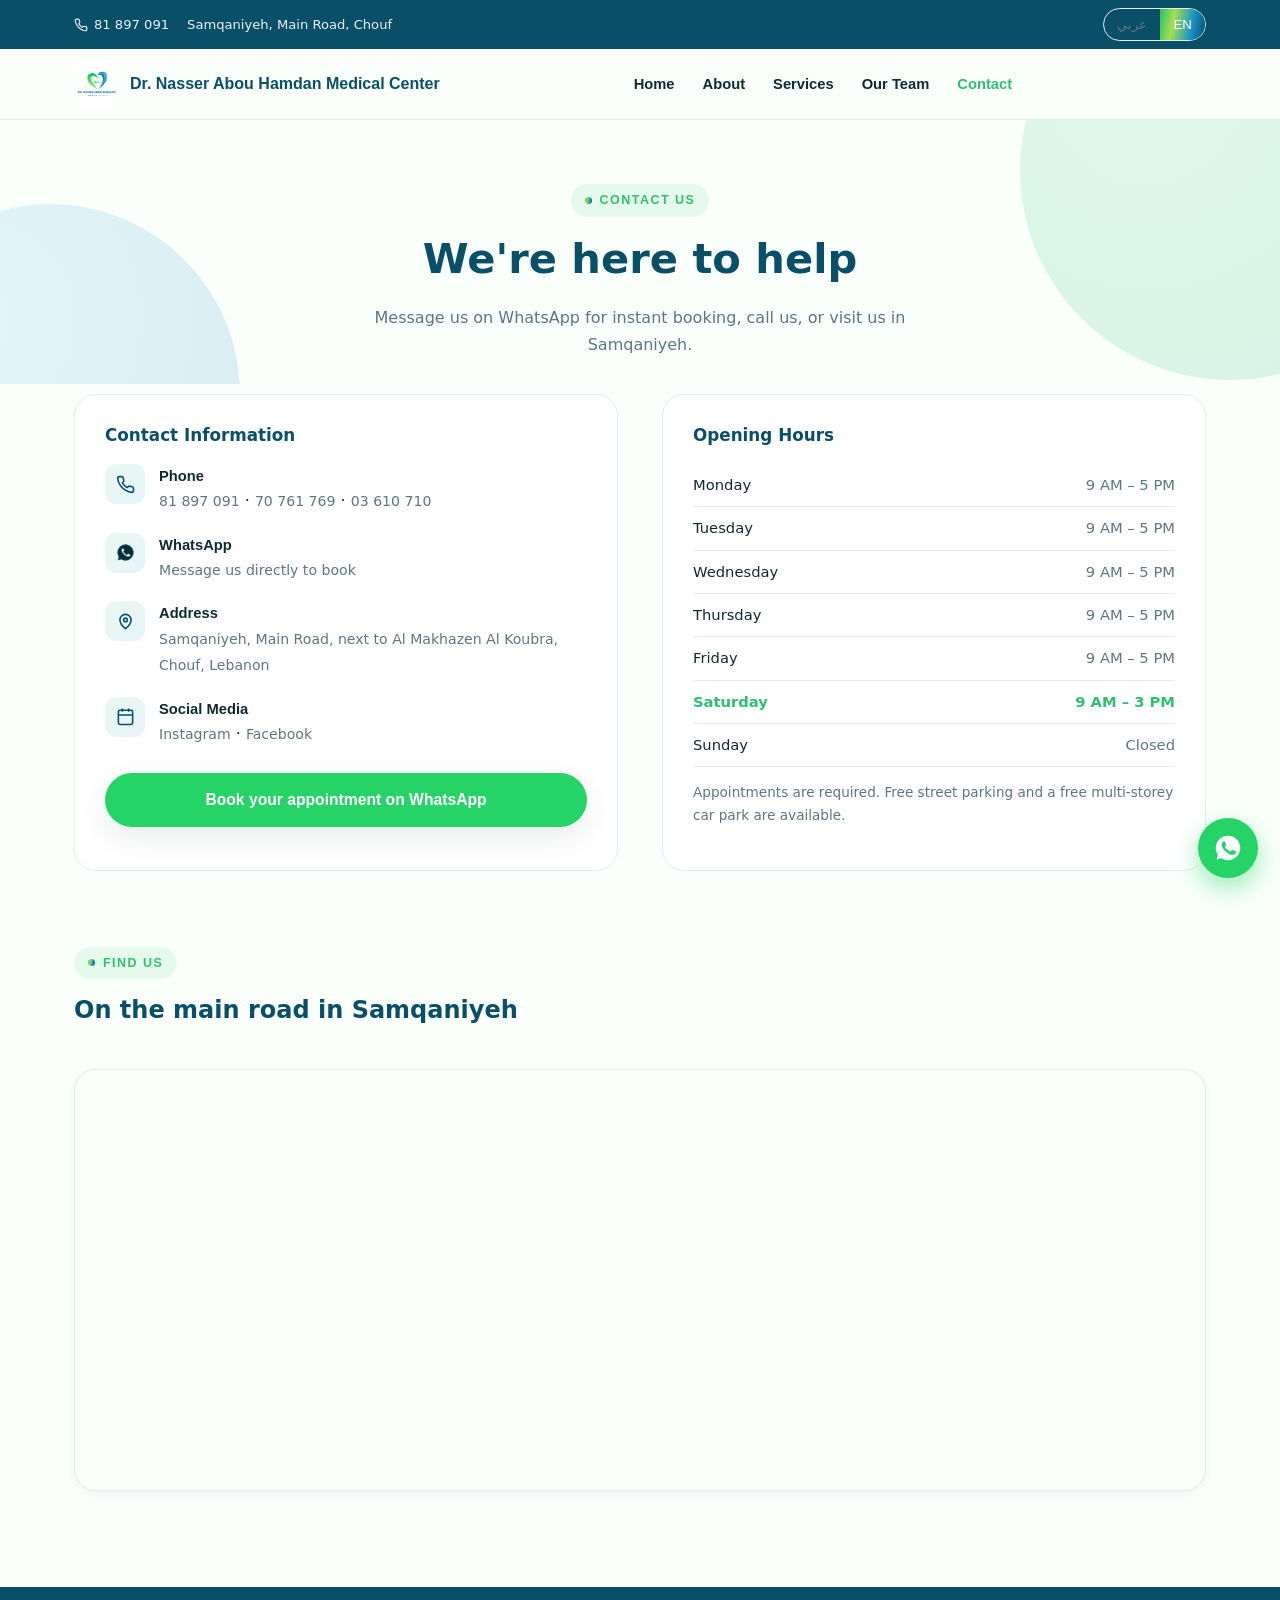
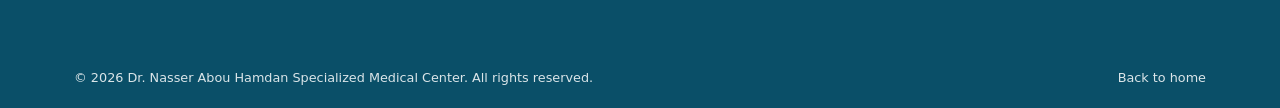
<file: contact.html>
<!DOCTYPE html>
<html lang="en" dir="ltr">
<head>
<meta charset="UTF-8">
<meta name="viewport" content="width=device-width, initial-scale=1.0">
<script>(function(){try{var l=localStorage.getItem("dnh-lang")||"en";document.documentElement.lang=l;document.documentElement.dir=(l==="ar"?"rtl":"ltr");}catch(e){}})();</script>
<title>اتصل بنا | Contact — Dr. Nasser Abou Hamdan Medical Center</title>
<link rel="icon" href="assets/logo.png">
<link rel="stylesheet" href="assets/style.css">
</head>
<body data-page="contact">

<div class="topbar">
  <div class="container">
    <div class="topbar-links">
      <a href="tel:+96181897091">
        <svg width="14" height="14" viewBox="0 0 24 24" fill="none" stroke="currentColor" stroke-width="2"><path d="M22 16.92v3a2 2 0 0 1-2.18 2 19.79 19.79 0 0 1-8.63-3.07 19.5 19.5 0 0 1-6-6 19.79 19.79 0 0 1-3.07-8.67A2 2 0 0 1 4.11 2h3a2 2 0 0 1 2 1.72c.12.9.34 1.79.65 2.65a2 2 0 0 1-.45 2.11L8.09 9.91a16 16 0 0 0 6 6l1.43-1.22a2 2 0 0 1 2.11-.45c.86.31 1.75.53 2.65.65A2 2 0 0 1 22 16.92z"/></svg>
        <span>81 897 091</span>
      </a>
      <a href="contact.html" data-ar="السمقانية، الطريق العام، الشوف" data-en="Samqaniyeh, Main Road, Chouf">Samqaniyeh, Main Road, Chouf</a>
    </div>
    <div class="lang-toggle">
      <button data-lang="ar">عربي</button>
      <button data-lang="en">EN</button>
    </div>
  </div>
</div>

<nav class="mainnav">
  <div class="container">
    <a href="index.html" class="brand">
      <img src="assets/logo.jpeg" alt="logo">
      <span class="brand-text" data-ar="مركز د. ناصر أبو حمدان الطبي" data-en="Dr. Nasser Abou Hamdan Medical Center">
  Dr. Nasser Abou Hamdan
  <span data-ar="مركز طبي تخصصي" data-en="Specialized Medical Center">Specialized Medical Center</span>
</span>
    </a>
    <div class="navlinks">
      <a href="index.html" data-page="home" data-ar="الرئيسية" data-en="Home">Home</a>
      <a href="about.html" data-page="about" data-ar="عن المركز" data-en="About">About</a>
      <a href="services.html" data-page="services" data-ar="الأقسام والخدمات" data-en="Services">Services</a>
      <a href="team.html" data-page="team" data-ar="فريقنا" data-en="Our Team">Our Team</a>
      <a href="contact.html" data-page="contact" data-ar="اتصل بنا" data-en="Contact">Contact</a>
    </div>
    <div class="nav-actions">
      <button class="burger" aria-label="menu"><span></span></button>
    </div>
  </div>
</nav>

<div class="mobile-drawer">
  <div class="panel">
    <button class="close-x">✕</button>
    <a href="index.html" data-ar="الرئيسية" data-en="Home">Home</a>
    <a href="about.html" data-ar="عن المركز" data-en="About">About</a>
    <a href="services.html" data-ar="الأقسام والخدمات" data-en="Services">Services</a>
    <a href="team.html" data-ar="فريقنا" data-en="Our Team">Our Team</a>
    <a href="contact.html" data-ar="اتصل بنا" data-en="Contact">Contact</a>
    <a class="btn btn-primary btn-sm" id="navWaBtnMobile" target="_blank" rel="noopener" data-ar="احجز عبر واتساب" data-en="Book on WhatsApp">Book on WhatsApp</a>
  </div>
</div>

<header class="hero" style="padding-bottom:10px;">
  <div class="container" style="grid-template-columns:1fr;text-align:center;">
    <div class="section-head center" style="margin-bottom:0;">
      <div class="eyebrow"><span class="dot"></span><span data-ar="اتصل بنا" data-en="Contact Us">Contact Us</span></div>
      <h1 style="font-size:clamp(1.9rem,3.4vw,2.6rem);" data-ar="نحن هنا لمساعدتك" data-en="We're here to help">We're here to help</h1>
      <p data-ar="راسلنا على واتساب لحجز موعد فوري، أو اتصل بنا، أو مرّ علينا في السمقانية." data-en="Message us on WhatsApp for instant booking, call us, or visit us in Samqaniyeh.">Message us on WhatsApp for instant booking, call us, or visit us in Samqaniyeh.</p>
    </div>
  </div>
</header>

<section style="padding-top:10px;">
  <div class="container">
    <div class="contact-grid">
      <div class="contact-card">
        <h3 data-ar="معلومات التواصل" data-en="Contact Information">Contact Information</h3>

        <div class="contact-row">
          <div class="ic"><svg viewBox="0 0 24 24" fill="none" stroke-width="2"><path d="M22 16.92v3a2 2 0 0 1-2.18 2 19.79 19.79 0 0 1-8.63-3.07 19.5 19.5 0 0 1-6-6 19.79 19.79 0 0 1-3.07-8.67A2 2 0 0 1 4.11 2h3a2 2 0 0 1 2 1.72c.12.9.34 1.79.65 2.65a2 2 0 0 1-.45 2.11L8.09 9.91a16 16 0 0 0 6 6l1.43-1.22a2 2 0 0 1 2.11-.45c.86.31 1.75.53 2.65.65A2 2 0 0 1 22 16.92z"/></svg></div>
          <div>
            <b data-ar="الهاتف" data-en="Phone">Phone</b>
            <a href="tel:+96181897091">81 897 091</a> · <a href="tel:+96170761769">70 761 769</a> · <a href="tel:+9613610710">03 610 710</a>
          </div>
        </div>

        <div class="contact-row">
          <div class="ic"><svg viewBox="0 0 24 24" fill="currentColor" stroke="none"><path d="M17.5 14.4c-.3-.1-1.7-.9-2-1-.3-.1-.4-.1-.6.1-.2.3-.7 1-.8 1.1-.2.2-.3.2-.5.1-.3-.1-1.2-.5-2.3-1.5-.9-.8-1.4-1.7-1.6-2-.2-.3 0-.5.1-.6.1-.1.3-.3.4-.5.1-.1.2-.3.3-.5.1-.2 0-.4 0-.5-.1-.1-.6-1.5-.8-2-.2-.5-.4-.4-.6-.4h-.5c-.2 0-.5.1-.7.3-.3.3-1 1-1 2.4s1 2.8 1.2 3c.1.2 2 3 4.8 4.3.7.3 1.2.5 1.6.6.7.2 1.3.2 1.8.1.5-.1 1.7-.7 1.9-1.4.2-.7.2-1.2.2-1.3-.1-.1-.3-.2-.5-.3zM12 21.8a9.8 9.8 0 0 1-5-1.4l-.4-.2-3.7 1 1-3.6-.2-.4A9.8 9.8 0 1 1 12 21.8z"/></svg></div>
          <div>
            <b data-ar="واتساب" data-en="WhatsApp">WhatsApp</b>
            <a id="waLinkText" target="_blank" rel="noopener" data-ar="راسلنا مباشرة لحجز موعد" data-en="Message us directly to book">Message us directly to book</a>
          </div>
        </div>

        <div class="contact-row">
          <div class="ic"><svg viewBox="0 0 24 24" fill="none" stroke-width="2"><path d="M12 21s-7-5.5-7-11a7 7 0 0 1 14 0c0 5.5-7 11-7 11z"/><circle cx="12" cy="10" r="2.3"/></svg></div>
          <div>
            <b data-ar="العنوان" data-en="Address">Address</b>
            <span data-ar="السمقانية، الطريق العام، بجانب المخازن الكبرى، الشوف، لبنان" data-en="Samqaniyeh, Main Road, next to Al Makhazen Al Koubra, Chouf, Lebanon">Samqaniyeh, Main Road, next to Al Makhazen Al Koubra, Chouf, Lebanon</span>
          </div>
        </div>

        <div class="contact-row">
          <div class="ic"><svg viewBox="0 0 24 24" fill="none" stroke-width="2"><rect x="3" y="4" width="18" height="18" rx="2"/><path d="M16 2v4M8 2v4M3 10h18"/></svg></div>
          <div>
            <b data-ar="مواقع التواصل الاجتماعي" data-en="Social Media">Social Media</b>
            <a href="https://www.instagram.com/dnhmedicalcenter/" target="_blank" rel="noopener">Instagram</a> ·
            <a href="https://www.facebook.com/drnasserabouhamdan" target="_blank" rel="noopener">Facebook</a>
          </div>
        </div>

        <a class="btn btn-primary" id="cardWaBtn" target="_blank" rel="noopener" style="margin-top:8px;width:100%;justify-content:center;">
          <span data-ar="احجز موعدك الآن عبر واتساب" data-en="Book your appointment on WhatsApp">Book your appointment on WhatsApp</span>
        </a>
      </div>

      <div class="contact-card">
        <h3 data-ar="ساعات العمل" data-en="Opening Hours">Opening Hours</h3>
        <table class="hours-table" id="hoursTable"></table>
        <p style="margin-top:14px;font-size:.85rem;" data-ar="يُرجى تحديد موعد مسبق. موقف مجاني متوفر في الشارع وموقف متعدد الطوابق." data-en="Appointments are required. Free street parking and a free multi-storey car park are available.">Appointments are required. Free street parking and a free multi-storey car park are available.</p>
      </div>
    </div>
  </div>
</section>

<section style="padding-top:0;">
  <div class="container">
    <div class="section-head">
      <div class="eyebrow"><span class="dot"></span><span data-ar="موقعنا" data-en="Find Us">Find Us</span></div>
      <h2 data-ar="على الطريق العام في السمقانية" data-en="On the main road in Samqaniyeh">On the main road in Samqaniyeh</h2>
    </div>
    <div class="map-embed">
      <iframe src="https://www.google.com/maps?q=Dr%20Nasser%20Abou%20Hamdan%20Medical%20Center%20Samqaniyeh%20Chouf%20Lebanon&output=embed" loading="lazy" referrerpolicy="no-referrer-when-downgrade"></iframe>
    </div>
  </div>
</section>

<footer>
  <div class="container">
    <div class="footer-bottom" style="border-top:0;margin-top:0;">
      <span data-ar="© 2026 مركز الدكتور ناصر أبو حمدان الطبي التخصصي. جميع الحقوق محفوظة." data-en="© 2026 Dr. Nasser Abou Hamdan Specialized Medical Center. All rights reserved.">© 2026 Dr. Nasser Abou Hamdan Specialized Medical Center. All rights reserved.</span>
      <a href="index.html" data-ar="العودة للرئيسية" data-en="Back to home">Back to home</a>
    </div>
  </div>
</footer>

<a class="wa-float" id="floatWaBtn" target="_blank" rel="noopener" aria-label="WhatsApp">
  <svg viewBox="0 0 24 24"><path d="M17.5 14.4c-.3-.1-1.7-.9-2-1-.3-.1-.4-.1-.6.1-.2.3-.7 1-.8 1.1-.2.2-.3.2-.5.1-.3-.1-1.2-.5-2.3-1.5-.9-.8-1.4-1.7-1.6-2-.2-.3 0-.5.1-.6.1-.1.3-.3.4-.5.1-.1.2-.3.3-.5.1-.2 0-.4 0-.5-.1-.1-.6-1.5-.8-2-.2-.5-.4-.4-.6-.4h-.5c-.2 0-.5.1-.7.3-.3.3-1 1-1 2.4s1 2.8 1.2 3c.1.2 2 3 4.8 4.3.7.3 1.2.5 1.6.6.7.2 1.3.2 1.8.1.5-.1 1.7-.7 1.9-1.4.2-.7.2-1.2.2-1.3-.1-.1-.3-.2-.5-.3zM12 21.8a9.8 9.8 0 0 1-5-1.4l-.4-.2-3.7 1 1-3.6-.2-.4A9.8 9.8 0 1 1 12 21.8z"/></svg>
</a>

<script src="assets/data.js"></script>
<script src="assets/script.js"></script>
<script>
  function renderHours(){
    const lang = getLang();
    const nowDay = new Date().getDay();
    const table = document.getElementById("hoursTable");
    table.innerHTML = HOURS.map(h => `
      <tr class="${h.today===nowDay ? 'today':''}">
        <td>${h.day[lang]}</td>
        <td>${h.time[lang]}</td>
      </tr>`).join("");
  }

  function wireWhatsApp(){
    const link = waGeneral();
    document.getElementById("navWaBtnMobile").href = link;
    document.getElementById("cardWaBtn").href = link;
    document.getElementById("waLinkText").href = link;
    document.getElementById("floatWaBtn").href = link;
  }

  document.addEventListener("DOMContentLoaded", ()=>{ renderHours(); wireWhatsApp(); });
  document.body.addEventListener("langchange", ()=>{ renderHours(); wireWhatsApp(); });
</script>
</body>
</html>
</file>
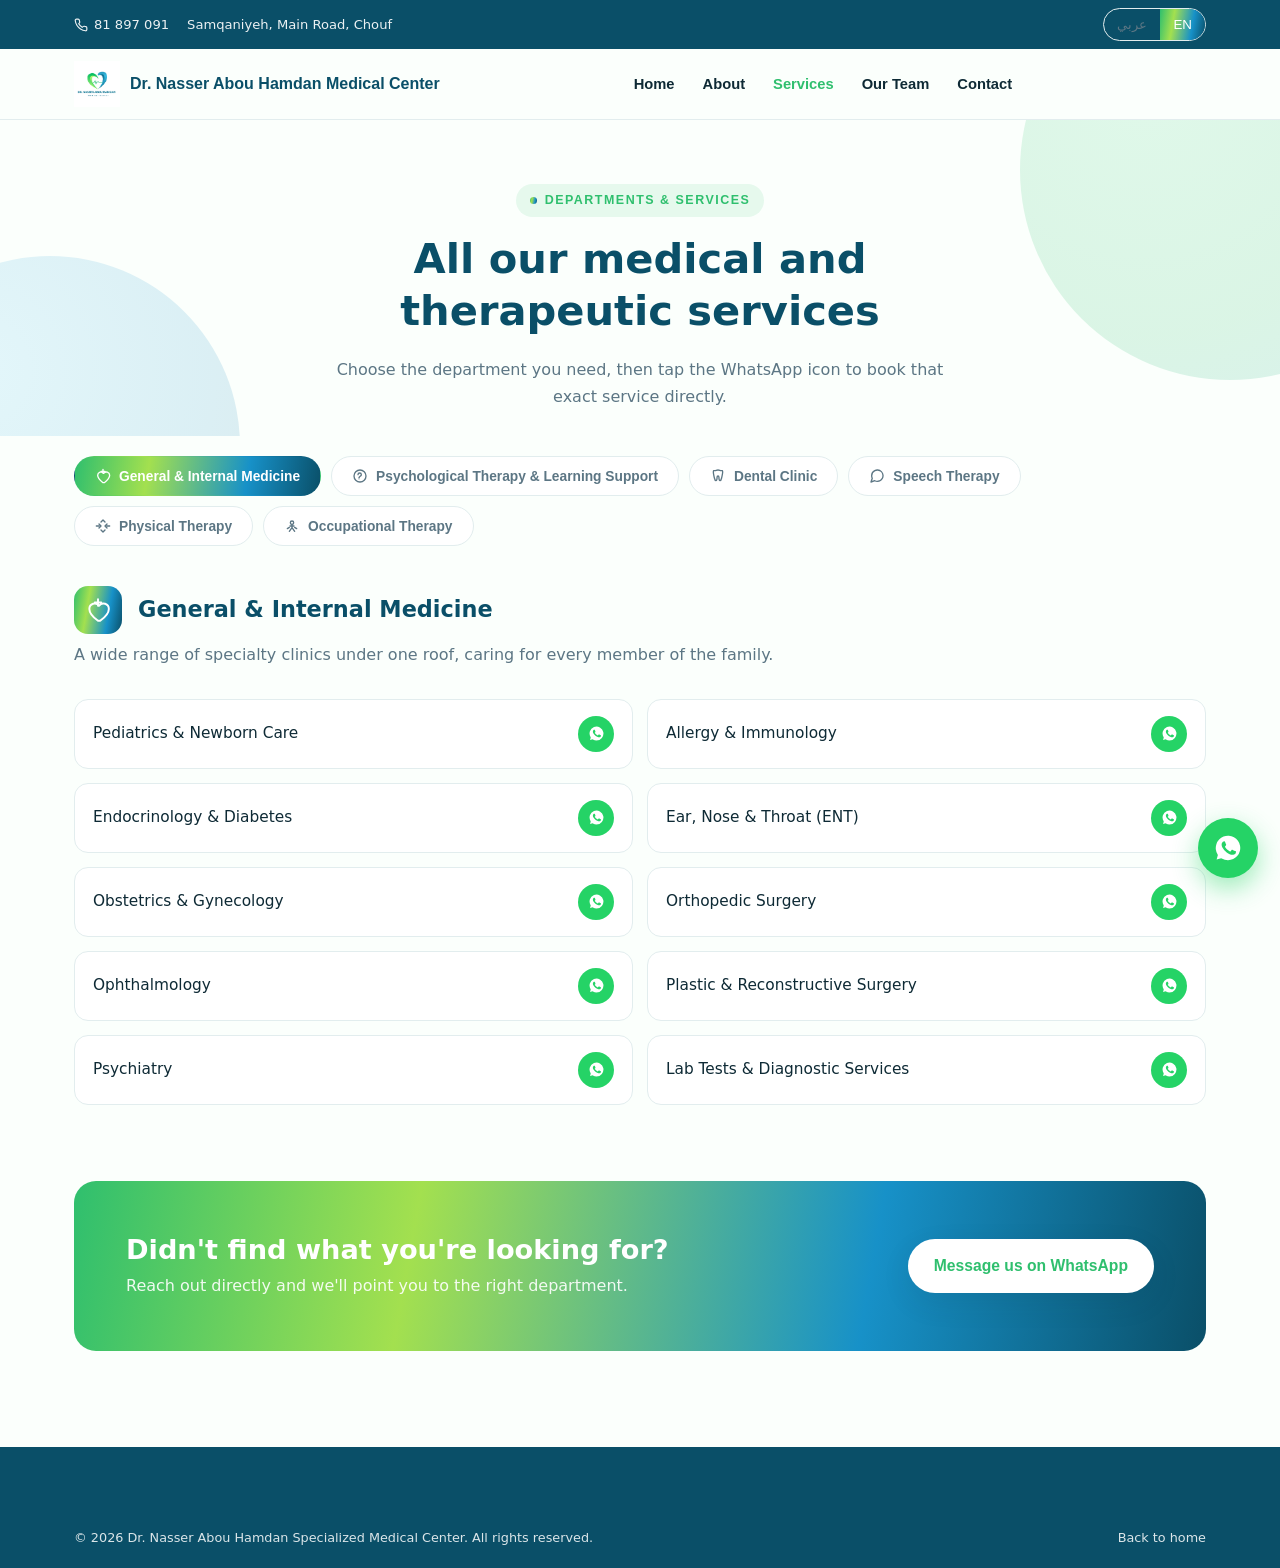
<file: services.html>
<!DOCTYPE html>
<html lang="en" dir="ltr">
<head>
<meta charset="UTF-8">
<meta name="viewport" content="width=device-width, initial-scale=1.0">
<script>(function(){try{var l=localStorage.getItem("dnh-lang")||"en";document.documentElement.lang=l;document.documentElement.dir=(l==="ar"?"rtl":"ltr");}catch(e){}})();</script>
<title>الأقسام والخدمات | Services — Dr. Nasser Abou Hamdan Medical Center</title>
<link rel="icon" href="assets/logo.png">
<link rel="stylesheet" href="assets/style.css">
</head>
<body data-page="services">

<div class="topbar">
  <div class="container">
    <div class="topbar-links">
      <a href="tel:+96181897091">
        <svg width="14" height="14" viewBox="0 0 24 24" fill="none" stroke="currentColor" stroke-width="2"><path d="M22 16.92v3a2 2 0 0 1-2.18 2 19.79 19.79 0 0 1-8.63-3.07 19.5 19.5 0 0 1-6-6 19.79 19.79 0 0 1-3.07-8.67A2 2 0 0 1 4.11 2h3a2 2 0 0 1 2 1.72c.12.9.34 1.79.65 2.65a2 2 0 0 1-.45 2.11L8.09 9.91a16 16 0 0 0 6 6l1.43-1.22a2 2 0 0 1 2.11-.45c.86.31 1.75.53 2.65.65A2 2 0 0 1 22 16.92z"/></svg>
        <span>81 897 091</span>
      </a>
      <a href="contact.html" data-ar="السمقانية، الطريق العام، الشوف" data-en="Samqaniyeh, Main Road, Chouf">Samqaniyeh, Main Road, Chouf</a>
    </div>
    <div class="lang-toggle">
      <button data-lang="ar">عربي</button>
      <button data-lang="en">EN</button>
    </div>
  </div>
</div>

<nav class="mainnav">
  <div class="container">
    <a href="index.html" class="brand">
      <img src="assets/logo.jpeg" alt="logo">
      <span class="brand-text" data-ar="مركز د. ناصر أبو حمدان الطبي" data-en="Dr. Nasser Abou Hamdan Medical Center">
  Dr. Nasser Abou Hamdan
  <span data-ar="مركز طبي تخصصي" data-en="Specialized Medical Center">Specialized Medical Center</span>
</span>
    </a>
    <div class="navlinks">
      <a href="index.html" data-page="home" data-ar="الرئيسية" data-en="Home">Home</a>
      <a href="about.html" data-page="about" data-ar="عن المركز" data-en="About">About</a>
      <a href="services.html" data-page="services" data-ar="الأقسام والخدمات" data-en="Services">Services</a>
      <a href="team.html" data-page="team" data-ar="فريقنا" data-en="Our Team">Our Team</a>
      <a href="contact.html" data-page="contact" data-ar="اتصل بنا" data-en="Contact">Contact</a>
    </div>
    <div class="nav-actions">
      <button class="burger" aria-label="menu"><span></span></button>
    </div>
  </div>
</nav>

<div class="mobile-drawer">
  <div class="panel">
    <button class="close-x">✕</button>
    <a href="index.html" data-ar="الرئيسية" data-en="Home">Home</a>
    <a href="about.html" data-ar="عن المركز" data-en="About">About</a>
    <a href="services.html" data-ar="الأقسام والخدمات" data-en="Services">Services</a>
    <a href="team.html" data-ar="فريقنا" data-en="Our Team">Our Team</a>
    <a href="contact.html" data-ar="اتصل بنا" data-en="Contact">Contact</a>
    <a class="btn btn-primary btn-sm" id="navWaBtnMobile" target="_blank" rel="noopener" data-ar="احجز عبر واتساب" data-en="Book on WhatsApp">Book on WhatsApp</a>
  </div>
</div>

<header class="hero" style="padding-bottom:10px;">
  <div class="container" style="grid-template-columns:1fr;text-align:center;">
    <div class="section-head center" style="margin-bottom:0;">
      <div class="eyebrow"><span class="dot"></span><span data-ar="الأقسام والخدمات" data-en="Departments & Services">Departments & Services</span></div>
      <h1 style="font-size:clamp(1.9rem,3.4vw,2.6rem);" data-ar="كل خدماتنا الطبية والعلاجية" data-en="All our medical and therapeutic services">All our medical and therapeutic services</h1>
      <p data-ar="اختر القسم الذي يهمّك، ثم اضغط على أيقونة واتساب لحجز موعدك لتلك الخدمة مباشرة." data-en="Choose the department you need, then tap the WhatsApp icon to book that exact service directly.">Choose the department you need, then tap the WhatsApp icon to book that exact service directly.</p>
    </div>
  </div>
</header>

<section style="padding-top:20px;">
  <div class="container">
    <div class="tabs" id="tabBar"></div>
    <div id="panels"></div>
  </div>
</section>

<section style="padding-top:0;">
  <div class="container">
    <div class="cta-band">
      <div>
        <h2 data-ar="لم تجد الخدمة التي تبحث عنها؟" data-en="Didn't find what you're looking for?">Didn't find what you're looking for?</h2>
        <p data-ar="تواصل معنا مباشرة وسنوجّهك للقسم المناسب." data-en="Reach out directly and we'll point you to the right department.">Reach out directly and we'll point you to the right department.</p>
      </div>
      <a class="btn btn-primary" id="ctaWaBtn" target="_blank" rel="noopener">
        <span data-ar="تواصل عبر واتساب" data-en="Message us on WhatsApp">Message us on WhatsApp</span>
      </a>
    </div>
  </div>
</section>

<footer>
  <div class="container">
    <div class="footer-bottom" style="border-top:0;margin-top:0;">
      <span data-ar="© 2026 مركز الدكتور ناصر أبو حمدان الطبي التخصصي. جميع الحقوق محفوظة." data-en="© 2026 Dr. Nasser Abou Hamdan Specialized Medical Center. All rights reserved.">© 2026 Dr. Nasser Abou Hamdan Specialized Medical Center. All rights reserved.</span>
      <a href="index.html" data-ar="العودة للرئيسية" data-en="Back to home">Back to home</a>
    </div>
  </div>
</footer>

<a class="wa-float" id="floatWaBtn" target="_blank" rel="noopener" aria-label="WhatsApp">
  <svg viewBox="0 0 24 24"><path d="M17.5 14.4c-.3-.1-1.7-.9-2-1-.3-.1-.4-.1-.6.1-.2.3-.7 1-.8 1.1-.2.2-.3.2-.5.1-.3-.1-1.2-.5-2.3-1.5-.9-.8-1.4-1.7-1.6-2-.2-.3 0-.5.1-.6.1-.1.3-.3.4-.5.1-.1.2-.3.3-.5.1-.2 0-.4 0-.5-.1-.1-.6-1.5-.8-2-.2-.5-.4-.4-.6-.4h-.5c-.2 0-.5.1-.7.3-.3.3-1 1-1 2.4s1 2.8 1.2 3c.1.2 2 3 4.8 4.3.7.3 1.2.5 1.6.6.7.2 1.3.2 1.8.1.5-.1 1.7-.7 1.9-1.4.2-.7.2-1.2.2-1.3-.1-.1-.3-.2-.5-.3zM12 21.8a9.8 9.8 0 0 1-5-1.4l-.4-.2-3.7 1 1-3.6-.2-.4A9.8 9.8 0 1 1 12 21.8z"/></svg>
</a>

<script src="assets/data.js"></script>
<script src="assets/script.js"></script>
<script>
  let activeKey = (location.hash || "").replace("#","") || DEPARTMENTS[0].key;

  function render(){
    const lang = getLang();
    const tabBar = document.getElementById("tabBar");
    tabBar.innerHTML = DEPARTMENTS.map(d => `
      <button class="tab-btn ${d.key===activeKey?'active':''}" data-key="${d.key}">
        <svg viewBox="0 0 24 24" fill="none" stroke="currentColor" stroke-width="2" stroke-linecap="round" stroke-linejoin="round">${d.icon}</svg>
        ${d.name[lang]}
      </button>`).join("");

    const panels = document.getElementById("panels");
    panels.innerHTML = DEPARTMENTS.map(d => `
      <div class="tab-panel ${d.key===activeKey?'active':''}" id="panel-${d.key}">
        <div class="dept-panel-head">
          <div class="dept-icon"><svg viewBox="0 0 24 24" fill="none" stroke="#fff" stroke-width="1.8" stroke-linecap="round" stroke-linejoin="round">${d.icon}</svg></div>
          <div><h2>${d.name[lang]}</h2></div>
        </div>
        <p class="dept-panel-desc">${d.desc[lang]}</p>
        <div class="service-grid">
          ${d.services.map(s => `
            <div class="service-card">
              <span>${s[lang]}</span>
              <a class="book-mini" target="_blank" rel="noopener" href="${waLink(s.ar, s.en)}" aria-label="Book">
                <svg viewBox="0 0 24 24"><path d="M17.5 14.4c-.3-.1-1.7-.9-2-1-.3-.1-.4-.1-.6.1-.2.3-.7 1-.8 1.1-.2.2-.3.2-.5.1-.3-.1-1.2-.5-2.3-1.5-.9-.8-1.4-1.7-1.6-2-.2-.3 0-.5.1-.6.1-.1.3-.3.4-.5.1-.1.2-.3.3-.5.1-.2 0-.4 0-.5-.1-.1-.6-1.5-.8-2-.2-.5-.4-.4-.6-.4h-.5c-.2 0-.5.1-.7.3-.3.3-1 1-1 2.4s1 2.8 1.2 3c.1.2 2 3 4.8 4.3.7.3 1.2.5 1.6.6.7.2 1.3.2 1.8.1.5-.1 1.7-.7 1.9-1.4.2-.7.2-1.2.2-1.3-.1-.1-.3-.2-.5-.3zM12 21.8a9.8 9.8 0 0 1-5-1.4l-.4-.2-3.7 1 1-3.6-.2-.4A9.8 9.8 0 1 1 12 21.8z"/></svg>
              </a>
            </div>`).join("")}
        </div>
      </div>`).join("");

    document.querySelectorAll(".tab-btn").forEach(btn=>{
      btn.addEventListener("click", ()=>{
        activeKey = btn.dataset.key;
        history.replaceState(null,"","#"+activeKey);
        document.querySelectorAll(".tab-btn").forEach(b=>b.classList.toggle("active", b.dataset.key===activeKey));
        document.querySelectorAll(".tab-panel").forEach(p=>p.classList.toggle("active", p.id === "panel-"+activeKey));
      });
    });
  }

  function wireWhatsApp(){
    document.getElementById("navWaBtnMobile").href = waGeneral();
    document.getElementById("ctaWaBtn").href = waGeneral();
    document.getElementById("floatWaBtn").href = waGeneral();
  }

  document.addEventListener("DOMContentLoaded", ()=>{ render(); wireWhatsApp(); });
  document.body.addEventListener("langchange", ()=>{ render(); wireWhatsApp(); });
</script>
</body>
</html>
</file>
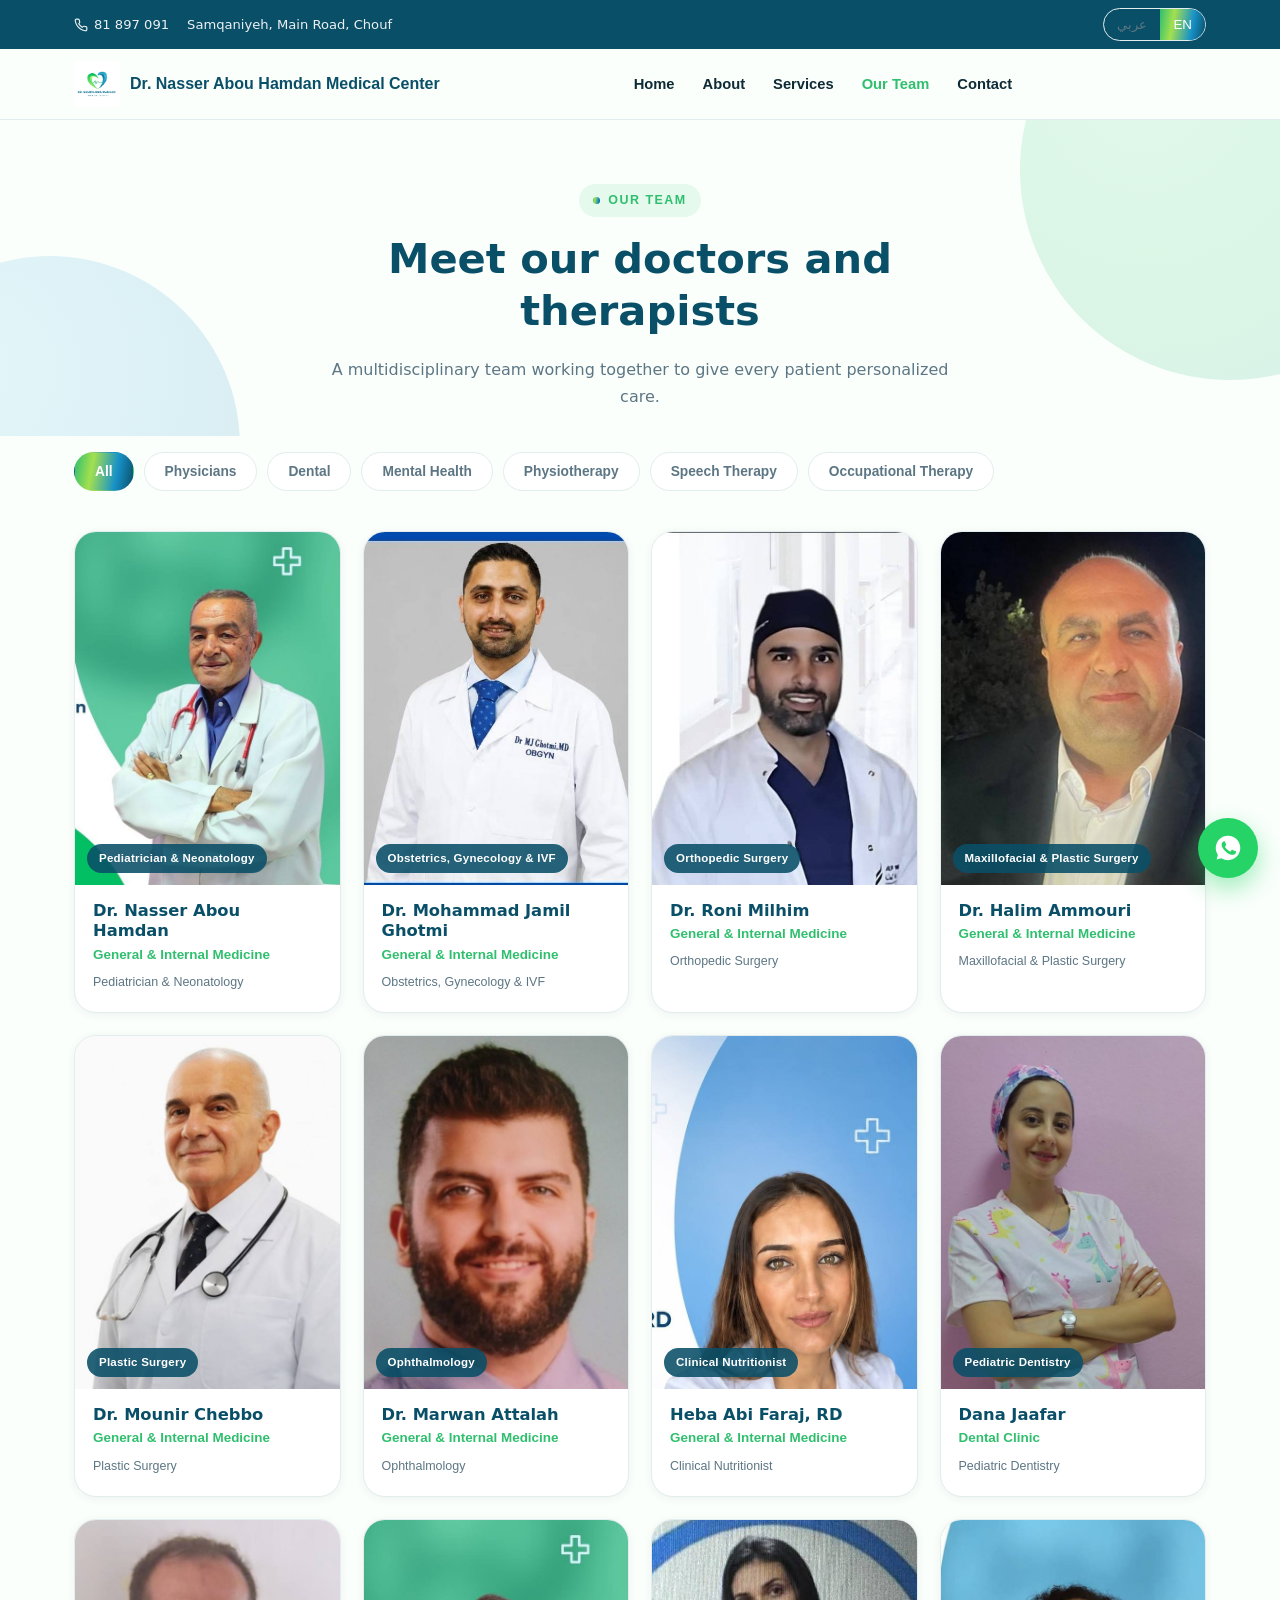
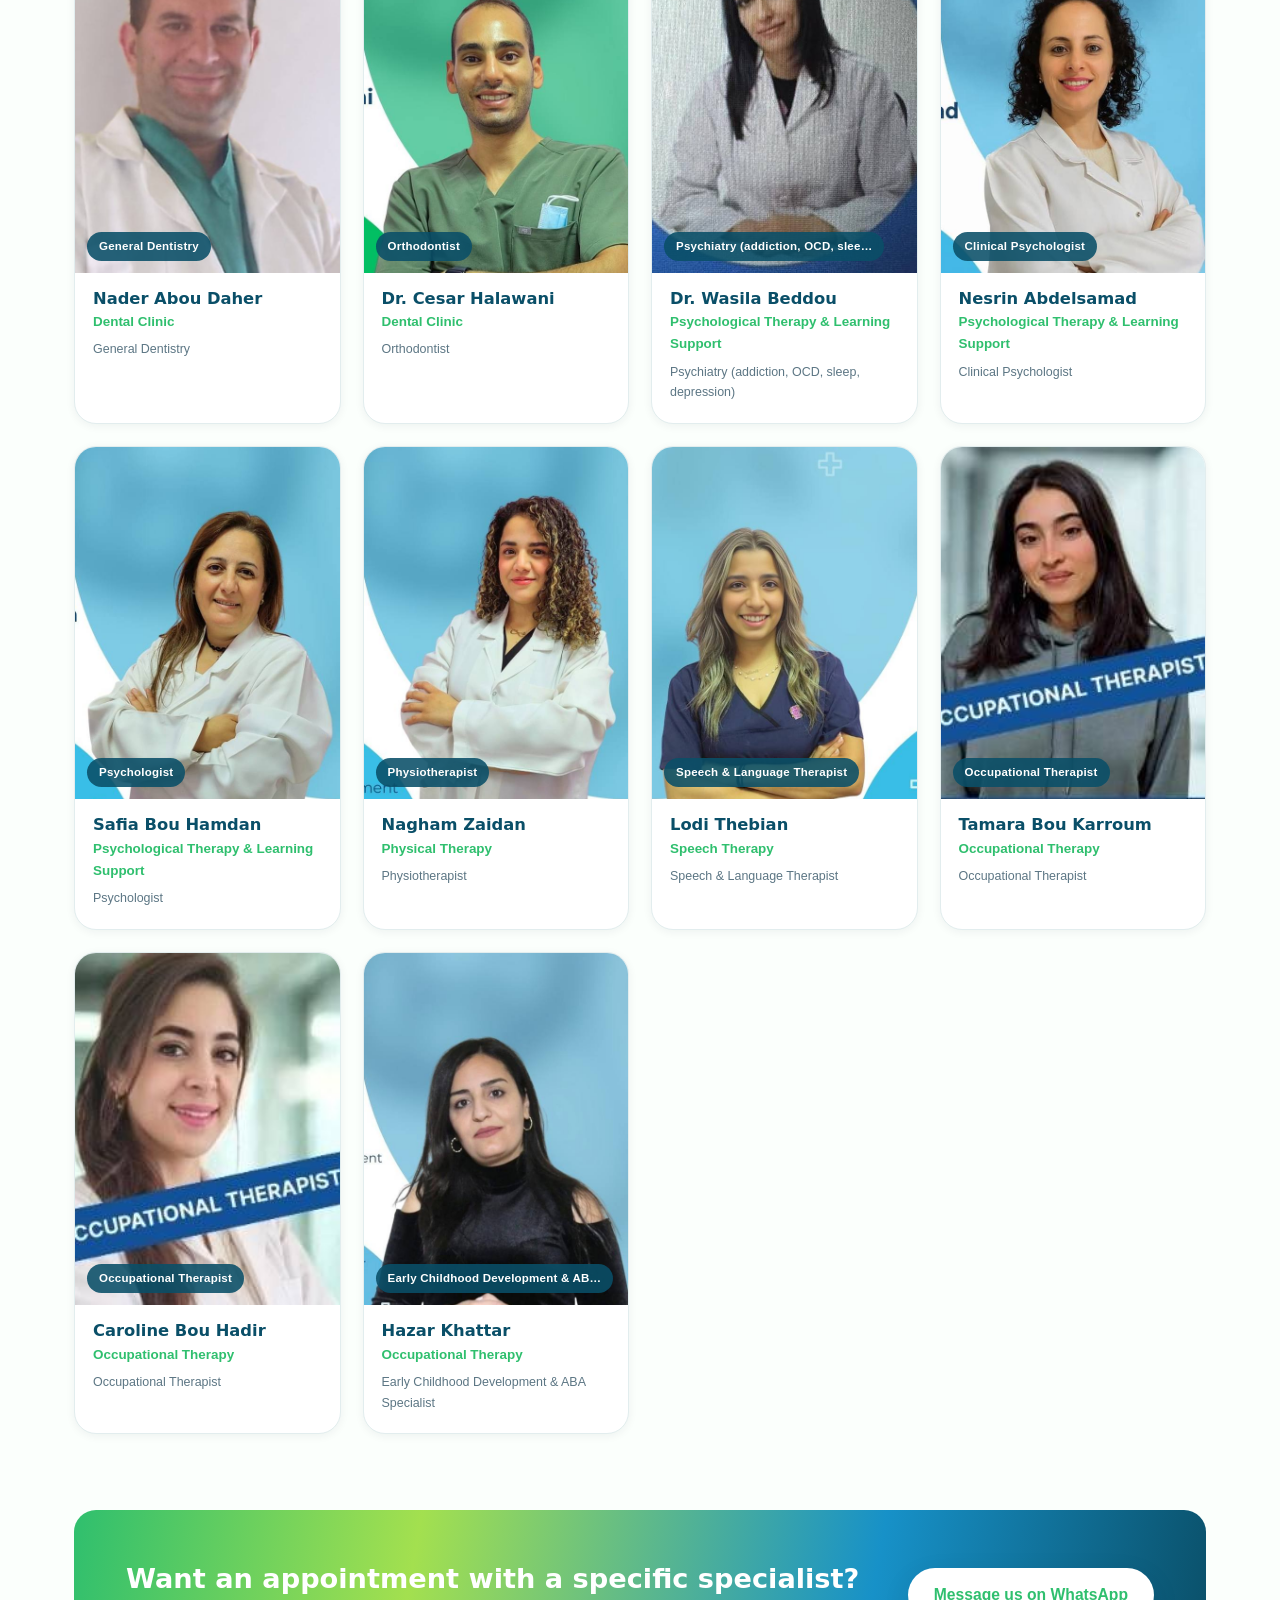
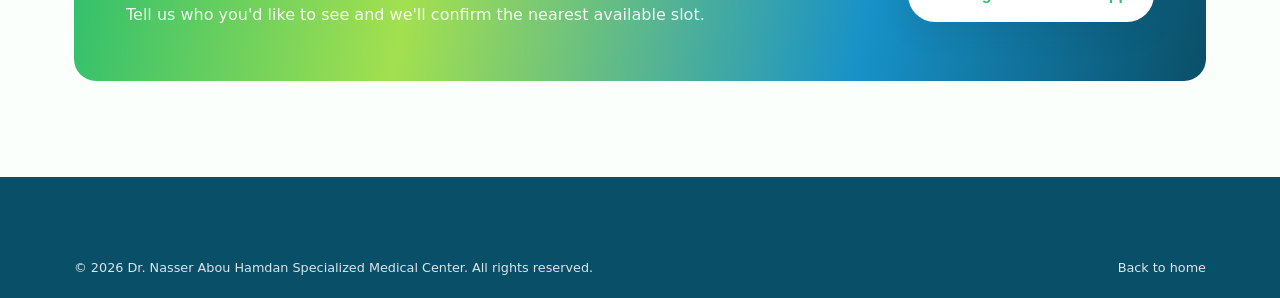
<file: team.html>
<!DOCTYPE html>
<html lang="en" dir="ltr">
<head>
<meta charset="UTF-8">
<meta name="viewport" content="width=device-width, initial-scale=1.0">
<script>(function(){try{var l=localStorage.getItem("dnh-lang")||"en";document.documentElement.lang=l;document.documentElement.dir=(l==="ar"?"rtl":"ltr");}catch(e){}})();</script>
<title>فريقنا | Our Team — Dr. Nasser Abou Hamdan Medical Center</title>
<link rel="icon" href="assets/logo.png">
<link rel="stylesheet" href="assets/style.css">
</head>
<body data-page="team">

<div class="topbar">
  <div class="container">
    <div class="topbar-links">
      <a href="tel:+96181897091">
        <svg width="14" height="14" viewBox="0 0 24 24" fill="none" stroke="currentColor" stroke-width="2"><path d="M22 16.92v3a2 2 0 0 1-2.18 2 19.79 19.79 0 0 1-8.63-3.07 19.5 19.5 0 0 1-6-6 19.79 19.79 0 0 1-3.07-8.67A2 2 0 0 1 4.11 2h3a2 2 0 0 1 2 1.72c.12.9.34 1.79.65 2.65a2 2 0 0 1-.45 2.11L8.09 9.91a16 16 0 0 0 6 6l1.43-1.22a2 2 0 0 1 2.11-.45c.86.31 1.75.53 2.65.65A2 2 0 0 1 22 16.92z"/></svg>
        <span>81 897 091</span>
      </a>
      <a href="contact.html" data-ar="السمقانية، الطريق العام، الشوف" data-en="Samqaniyeh, Main Road, Chouf">Samqaniyeh, Main Road, Chouf</a>
    </div>
    <div class="lang-toggle">
      <button data-lang="ar">عربي</button>
      <button data-lang="en">EN</button>
    </div>
  </div>
</div>

<nav class="mainnav">
  <div class="container">
    <a href="index.html" class="brand">
      <img src="assets/logo.jpeg" alt="logo">
      <span class="brand-text" data-ar="مركز د. ناصر أبو حمدان الطبي" data-en="Dr. Nasser Abou Hamdan Medical Center">
  Dr. Nasser Abou Hamdan
  <span data-ar="مركز طبي تخصصي" data-en="Specialized Medical Center">Specialized Medical Center</span>
</span>
    </a>
    <div class="navlinks">
      <a href="index.html" data-page="home" data-ar="الرئيسية" data-en="Home">Home</a>
      <a href="about.html" data-page="about" data-ar="عن المركز" data-en="About">About</a>
      <a href="services.html" data-page="services" data-ar="الأقسام والخدمات" data-en="Services">Services</a>
      <a href="team.html" data-page="team" data-ar="فريقنا" data-en="Our Team">Our Team</a>
      <a href="contact.html" data-page="contact" data-ar="اتصل بنا" data-en="Contact">Contact</a>
    </div>
    <div class="nav-actions">
      <button class="burger" aria-label="menu"><span></span></button>
    </div>
  </div>
</nav>

<div class="mobile-drawer">
  <div class="panel">
    <button class="close-x">✕</button>
    <a href="index.html" data-ar="الرئيسية" data-en="Home">Home</a>
    <a href="about.html" data-ar="عن المركز" data-en="About">About</a>
    <a href="services.html" data-ar="الأقسام والخدمات" data-en="Services">Services</a>
    <a href="team.html" data-ar="فريقنا" data-en="Our Team">Our Team</a>
    <a href="contact.html" data-ar="اتصل بنا" data-en="Contact">Contact</a>
    <a class="btn btn-primary btn-sm" id="navWaBtnMobile" target="_blank" rel="noopener" data-ar="احجز عبر واتساب" data-en="Book on WhatsApp">Book on WhatsApp</a>
  </div>
</div>

<header class="hero" style="padding-bottom:10px;">
  <div class="container" style="grid-template-columns:1fr;text-align:center;">
    <div class="section-head center" style="margin-bottom:0;">
      <div class="eyebrow"><span class="dot"></span><span data-ar="فريقنا" data-en="Our Team">Our Team</span></div>
      <h1 style="font-size:clamp(1.9rem,3.4vw,2.6rem);" data-ar="تعرّف على الأطباء والمعالجين" data-en="Meet our doctors and therapists">Meet our doctors and therapists</h1>
      <p data-ar="فريق متعدد الاختصاصات يعمل معًا لتقديم رعاية شخصية لكل مريض." data-en="A multidisciplinary team working together to give every patient personalized care.">A multidisciplinary team working together to give every patient personalized care.</p>
    </div>
  </div>
</header>

<section style="padding-top:16px;">
  <div class="container">
    <div class="tabs" id="teamTabs"></div>
    <div class="team-grid" id="teamGrid"></div>
  </div>
</section>

<section style="padding-top:0;">
  <div class="container">
    <div class="cta-band">
      <div>
        <h2 data-ar="تريد موعدًا مع اختصاصي معيّن؟" data-en="Want an appointment with a specific specialist?">Want an appointment with a specific specialist?</h2>
        <p data-ar="أخبرنا باسم الطبيب أو المعالج وسنؤكد لك أقرب موعد متاح." data-en="Tell us who you'd like to see and we'll confirm the nearest available slot.">Tell us who you'd like to see and we'll confirm the nearest available slot.</p>
      </div>
      <a class="btn btn-primary" id="ctaWaBtn" target="_blank" rel="noopener">
        <span data-ar="تواصل عبر واتساب" data-en="Message us on WhatsApp">Message us on WhatsApp</span>
      </a>
    </div>
  </div>
</section>

<footer>
  <div class="container">
    <div class="footer-bottom" style="border-top:0;margin-top:0;">
      <span data-ar="© 2026 مركز الدكتور ناصر أبو حمدان الطبي التخصصي. جميع الحقوق محفوظة." data-en="© 2026 Dr. Nasser Abou Hamdan Specialized Medical Center. All rights reserved.">© 2026 Dr. Nasser Abou Hamdan Specialized Medical Center. All rights reserved.</span>
      <a href="index.html" data-ar="العودة للرئيسية" data-en="Back to home">Back to home</a>
    </div>
  </div>
</footer>

<a class="wa-float" id="floatWaBtn" target="_blank" rel="noopener" aria-label="WhatsApp">
  <svg viewBox="0 0 24 24"><path d="M17.5 14.4c-.3-.1-1.7-.9-2-1-.3-.1-.4-.1-.6.1-.2.3-.7 1-.8 1.1-.2.2-.3.2-.5.1-.3-.1-1.2-.5-2.3-1.5-.9-.8-1.4-1.7-1.6-2-.2-.3 0-.5.1-.6.1-.1.3-.3.4-.5.1-.1.2-.3.3-.5.1-.2 0-.4 0-.5-.1-.1-.6-1.5-.8-2-.2-.5-.4-.4-.6-.4h-.5c-.2 0-.5.1-.7.3-.3.3-1 1-1 2.4s1 2.8 1.2 3c.1.2 2 3 4.8 4.3.7.3 1.2.5 1.6.6.7.2 1.3.2 1.8.1.5-.1 1.7-.7 1.9-1.4.2-.7.2-1.2.2-1.3-.1-.1-.3-.2-.5-.3zM12 21.8a9.8 9.8 0 0 1-5-1.4l-.4-.2-3.7 1 1-3.6-.2-.4A9.8 9.8 0 1 1 12 21.8z"/></svg>
</a>

<script src="assets/data.js"></script>
<script src="assets/script.js"></script>
<script>
  const FILTERS = [
    { key:"all", ar:"الكل", en:"All" },
    { key:"medical", ar:"أطباء المركز", en:"Physicians" },
    { key:"dental", ar:"الأسنان", en:"Dental" },
    { key:"psychologist", ar:"الصحة النفسية", en:"Mental Health" },
    { key:"physio", ar:"العلاج الفيزيائي", en:"Physiotherapy" },
    { key:"speech", ar:"النطق واللغة", en:"Speech Therapy" },
    { key:"occupational", ar:"العلاج الوظيفي", en:"Occupational Therapy" },
  ];
  let activeFilter = "all";

  function render(){
    const lang = getLang();
    const tabs = document.getElementById("teamTabs");
    tabs.innerHTML = FILTERS.map(f => `
      <button class="tab-btn ${f.key===activeFilter?'active':''}" data-key="${f.key}">${f[lang]}</button>`).join("");

    const grid = document.getElementById("teamGrid");
    const list = activeFilter === "all" ? TEAM : TEAM.filter(t=>t.dept===activeFilter);
    const deptNames = Object.fromEntries(DEPARTMENTS.map(d=>[d.key, d.name[lang]]));
    grid.innerHTML = list.map(t => `
      <div class="team-card">
        <div class="team-photo">
          <img src="${t.photo}" alt="${t.name[lang]}" loading="lazy">
          <span class="team-role-tag">${t.role[lang].length > 34 ? t.role[lang].slice(0,32)+'…' : t.role[lang]}</span>
        </div>
        <div class="team-info">
          <h3>${t.name[lang]}</h3>
          <p>${deptNames[t.dept] || ""}</p>
          <span class="dept-tag">${t.role[lang]}</span>
        </div>
      </div>`).join("");

    tabs.querySelectorAll(".tab-btn").forEach(btn=>{
      btn.addEventListener("click", ()=>{ activeFilter = btn.dataset.key; render(); });
    });
  }

  function wireWhatsApp(){
    document.getElementById("navWaBtnMobile").href = waGeneral();
    document.getElementById("ctaWaBtn").href = waGeneral();
    document.getElementById("floatWaBtn").href = waGeneral();
  }

  document.addEventListener("DOMContentLoaded", ()=>{ render(); wireWhatsApp(); });
  document.body.addEventListener("langchange", ()=>{ render(); wireWhatsApp(); });
</script>
</body>
</html>
</file>
<file: assets/style.css>
/* =========================================================
   Dr. Nasser Abou Hamdan Specialized Medical Center
   Design tokens derived from the center's heart/pulse logo
   ========================================================= */


:root{
  --green-1:#2fbf6e;
  --green-2:#a3e04f;
  --blue-1:#1791c8;
  --blue-2:#0a4f68;
  --ink:#0e2a35;
  --muted:#5c7684;
  --bg:#fbfffc;
  --tint-green:#eefaf3;
  --tint-blue:#eaf7fc;
  --surface:#ffffff;
  --line:#e2edee;
  --radius-lg:22px;
  --radius-md:14px;
  --radius-sm:9px;
  --shadow-sm:0 2px 10px rgba(14,42,53,.06);
  --shadow-md:0 10px 30px rgba(14,42,53,.09);
  --shadow-lg:0 20px 60px rgba(14,42,53,.14);
  --grad-brand:linear-gradient(100deg,var(--green-1) 0%,var(--green-2) 30%,var(--blue-1) 70%,var(--blue-2) 100%);
  --grad-soft:linear-gradient(135deg,rgba(47,191,110,.10),rgba(23,145,200,.10));
  --grad-green-blob:radial-gradient(circle at 30% 30%, #4fd688, var(--green-1) 60%, #1791c8 130%);
  --grad-blue-blob:radial-gradient(circle at 30% 30%, #4fc3f0, var(--blue-1) 60%, var(--blue-2) 130%);
  --maxw:1180px;
}

/* section tint helpers */
.tint-green{background:var(--tint-green);}
.tint-blue{background:var(--tint-blue);}

/* decorative plus-cross, matching the brand's card language */
.deco-plus{position:absolute;width:26px;height:26px;opacity:.35;pointer-events:none;}
.deco-plus::before,.deco-plus::after{content:"";position:absolute;background:currentColor;border-radius:2px;}
.deco-plus::before{width:100%;height:5px;top:50%;left:0;transform:translateY(-50%);}
.deco-plus::after{width:5px;height:100%;left:50%;top:0;transform:translateX(-50%);}
.deco-plus.green{color:var(--green-1);}
.deco-plus.blue{color:var(--blue-1);}

/* decorative rounded blob shape (behind photos, hero, etc.) */
.deco-blob{position:absolute;border-radius:50%;filter:blur(0px);z-index:0;}
.deco-blob.green{background:var(--grad-green-blob);}
.deco-blob.blue{background:var(--grad-blue-blob);}

*{box-sizing:border-box;}
html{scroll-behavior:smooth;}
body{
  margin:0;
  background:var(--bg);
  color:var(--ink);
  font-family:'Tajawal',system-ui,-apple-system,'Segoe UI',Roboto,'Noto Sans Arabic',Arial,sans-serif;
  font-weight:400;
  line-height:1.65;
  -webkit-font-smoothing:antialiased;
}
h1,h2,h3,h4,.display{
  font-family:'Cairo',system-ui,-apple-system,'Segoe UI',Roboto,'Noto Sans Arabic',Arial,sans-serif;
  font-weight:800;
  color:var(--blue-2);
  line-height:1.25;
  margin:0 0 .5em;
}
p{margin:0 0 1em;color:var(--muted);}
a{color:inherit;text-decoration:none;}
img{max-width:100%;display:block;}
ul{padding:0;margin:0;list-style:none;}
button{font-family:inherit;cursor:pointer;border:none;background:none;}
.container{max-width:var(--maxw);margin:0 auto;padding:0 24px;}
.eyebrow{
  display:inline-flex;align-items:center;gap:8px;
  font-family:'Cairo',sans-serif;font-weight:700;font-size:.78rem;
  letter-spacing:.12em;text-transform:uppercase;
  color:var(--green-1);
  background:rgba(47,191,110,.10);
  padding:6px 14px;border-radius:999px;
  margin-bottom:16px;
}
[dir="rtl"] .eyebrow{letter-spacing:0;}
.eyebrow .dot{width:7px;height:7px;border-radius:50%;background:var(--grad-brand);}

/* ---------- buttons ---------- */
.btn{
  display:inline-flex;align-items:center;gap:10px;
  font-family:'Cairo',sans-serif;font-weight:700;font-size:.98rem;
  padding:14px 26px;border-radius:999px;
  transition:transform .18s ease,box-shadow .18s ease,background .18s ease;
  white-space:nowrap;
}
.btn:hover{transform:translateY(-2px);}
.btn-primary{
  background:#25D366;color:#fff;box-shadow:var(--shadow-md);
}
.btn-primary:hover{box-shadow:0 14px 34px rgba(37,211,102,.35);}
.btn-outline{
  border:1.5px solid var(--blue-2);color:var(--blue-2);background:var(--surface);
}
.btn-outline:hover{background:var(--blue-2);color:#fff;}
.btn-ghost{color:var(--blue-2);font-family:'Cairo',sans-serif;font-weight:700;}
.btn-sm{padding:9px 16px;font-size:.85rem;border-radius:999px;}
.btn svg{width:18px;height:18px;flex-shrink:0;}

/* ---------- top bar + nav ---------- */
.topbar{
  background:var(--blue-2);color:#fff;font-size:.82rem;
}
.topbar .container{
  display:flex;justify-content:space-between;align-items:center;flex-wrap:wrap;gap:8px;
  padding-top:8px;padding-bottom:8px;
}
.topbar a{opacity:.92;display:inline-flex;align-items:center;gap:6px;}
.topbar a:hover{opacity:1;text-decoration:underline;}
.topbar-links{display:flex;gap:18px;flex-wrap:wrap;}

nav.mainnav{
  position:sticky;top:0;z-index:100;
  background:#fbfffc;
  border-bottom:1px solid var(--line);
}
.mainnav .container{display:flex;align-items:center;justify-content:space-between;padding-top:12px;padding-bottom:12px;gap:18px;}
.brand{display:flex;align-items:center;gap:10px;}
.brand img{height:46px;width:auto;max-width:none;}
.brand-text{font-family:'Cairo',sans-serif;font-weight:800;color:var(--blue-2);font-size:1rem;line-height:1.2;}
.brand-text span{display:block;font-family:'Tajawal',sans-serif;font-weight:500;color:var(--muted);font-size:.72rem;}
.navlinks{display:flex;align-items:center;gap:28px;font-family:'Cairo',sans-serif;font-weight:700;font-size:.92rem;}
.navlinks a{color:var(--ink);position:relative;padding:4px 0;}
.navlinks a.active,.navlinks a:hover{color:var(--green-1);}
.nav-actions{display:flex;align-items:center;gap:12px;}
.lang-toggle{
  display:flex;align-items:center;border:1.5px solid var(--line);border-radius:999px;overflow:hidden;font-family:'Cairo',sans-serif;font-weight:700;font-size:.78rem;
}
.lang-toggle button{padding:8px 13px;color:var(--muted);}
.lang-toggle button.active{background:var(--grad-brand);color:#fff;}
.burger{display:none;width:40px;height:40px;border-radius:10px;align-items:center;justify-content:center;border:1.5px solid var(--line);}
.burger span,.burger span::before,.burger span::after{content:"";display:block;width:18px;height:2px;background:var(--ink);position:relative;transition:.2s;}
.burger span::before{position:absolute;top:-6px;}
.burger span::after{position:absolute;top:6px;}

/* ---------- hero ---------- */
.hero{padding:64px 0 40px;position:relative;overflow:hidden;}
.hero::before{
  content:"";position:absolute;top:-160px;inset-inline-end:-160px;width:420px;height:420px;border-radius:50%;
  background:var(--grad-green-blob);opacity:.16;z-index:0;
}
.hero::after{
  content:"";position:absolute;bottom:-200px;inset-inline-start:-140px;width:380px;height:380px;border-radius:50%;
  background:var(--grad-blue-blob);opacity:.14;z-index:0;
}
.hero .container{display:grid;grid-template-columns:1.1fr .9fr;gap:56px;align-items:center;position:relative;z-index:1;}
.hero h1{font-size:clamp(2.1rem,4vw,3.2rem);}
.hero h1 em{font-style:normal;background:var(--grad-brand);-webkit-background-clip:text;background-clip:text;color:transparent;}
.hero-lead{font-size:1.08rem;max-width:52ch;}
.hero-actions{display:flex;gap:14px;flex-wrap:wrap;margin-top:26px;}
.hero-stats{display:flex;gap:28px;margin-top:36px;flex-wrap:wrap;}
.hero-stats div{}
.hero-stats b{display:block;font-family:'Cairo',sans-serif;font-size:1.5rem;color:var(--blue-2);}
.hero-stats span{font-size:.82rem;color:var(--muted);}
.hero-visual{
  position:relative;background:var(--surface);border-radius:var(--radius-lg);
  box-shadow:var(--shadow-lg);padding:30px;border:1px solid var(--line);
}
.hero-visual svg{width:100%;height:auto;}
.pulse-path{
  fill:none;stroke-width:3.5;stroke-linecap:round;stroke-linejoin:round;
  stroke:url(#pulseGrad);
  stroke-dasharray:900;stroke-dashoffset:900;
  animation:draw 2.4s ease-out forwards .3s;
}
@keyframes draw{to{stroke-dashoffset:0;}}
.hero-badge{
  position:absolute;bottom:-18px;inset-inline-start:24px;
  background:var(--blue-2);color:#fff;border-radius:14px;padding:12px 18px;
  box-shadow:var(--shadow-md);font-family:'Cairo',sans-serif;
  display:flex;align-items:center;gap:10px;
}
.hero-badge b{font-size:1.3rem;}
.hero-badge span{font-size:.72rem;opacity:.85;display:block;font-family:'Tajawal',sans-serif;}

/* ---------- pulse divider ---------- */
.pulse-divider{padding:6px 0;}
.pulse-divider svg{width:100%;height:44px;display:block;}
.pulse-divider path{
  fill:none;stroke:url(#dividerGrad);stroke-width:2.5;
  stroke-dasharray:1400;stroke-dashoffset:1400;transition:stroke-dashoffset 1.6s ease-out;
}
.pulse-divider.in-view path{stroke-dashoffset:0;}

/* ---------- info strip ---------- */
.infostrip{background:var(--surface);border-top:1px solid var(--line);border-bottom:1px solid var(--line);}
.infostrip .container{display:flex;flex-wrap:wrap;gap:26px;justify-content:space-between;padding-top:20px;padding-bottom:20px;}
.info-item{display:flex;align-items:center;gap:12px;font-size:.88rem;}
.info-item .ic{width:38px;height:38px;border-radius:10px;background:var(--grad-soft);display:flex;align-items:center;justify-content:center;flex-shrink:0;}
.info-item .ic svg{width:19px;height:19px;stroke:var(--blue-2);}
.info-item b{display:block;font-family:'Cairo',sans-serif;color:var(--ink);}
.info-item span{color:var(--muted);}

/* ---------- sections ---------- */
section{padding:76px 0;}
.section-head{max-width:640px;margin-bottom:44px;}
.section-head.center{margin-inline:auto;text-align:center;}

/* department cards */
.dept-grid{display:grid;grid-template-columns:repeat(3,1fr);gap:22px;}
.dept-card{
  background:var(--surface);border:1px solid var(--line);border-radius:var(--radius-lg);
  padding:28px;transition:transform .2s ease,box-shadow .2s ease,border-color .2s ease;
  display:flex;flex-direction:column;gap:14px;
}
.dept-card:hover{transform:translateY(-6px);box-shadow:var(--shadow-md);border-color:transparent;}
.dept-icon{
  width:54px;height:54px;border-radius:16px;background:var(--grad-brand);
  display:flex;align-items:center;justify-content:center;
}
.dept-icon svg{width:26px;height:26px;stroke:#fff;fill:none;}
.dept-card h3{font-size:1.12rem;margin-bottom:4px;}
.dept-card p{font-size:.92rem;margin-bottom:6px;}
.dept-card .count{font-size:.78rem;color:var(--green-1);font-family:'Cairo',sans-serif;font-weight:700;}
.dept-card .more{margin-top:auto;font-family:'Cairo',sans-serif;font-weight:700;font-size:.86rem;color:var(--blue-1);display:flex;align-items:center;gap:6px;}
.dept-card .more svg{width:15px;height:15px;transition:transform .2s;}
[dir="rtl"] .dept-card .more svg{transform:scaleX(-1);}
.dept-card:hover .more svg{transform:translateX(4px);}
[dir="rtl"] .dept-card:hover .more svg{transform:scaleX(-1) translateX(4px);}

/* about strip */
.about-split{display:grid;grid-template-columns:.85fr 1.15fr;gap:52px;align-items:center;}
.about-photo{
  border-radius:var(--radius-lg);overflow:hidden;box-shadow:var(--shadow-lg);
  aspect-ratio:4/5;background:#fff;border:1px solid var(--line);display:flex;align-items:center;justify-content:center;
}
.about-photo img{width:80%;height:auto;object-fit:contain;}
.stat-row{display:flex;gap:30px;margin-top:24px;flex-wrap:wrap;}
.stat-row div b{font-family:'Cairo',sans-serif;font-size:1.6rem;color:var(--green-1);display:block;}
.stat-row div span{font-size:.82rem;color:var(--muted);}

/* why-us icons */
.feature-grid{display:grid;grid-template-columns:repeat(4,1fr);gap:20px;}
.feature-card{background:var(--surface);border:1px solid var(--line);border-radius:var(--radius-md);padding:22px;text-align:center;}
.feature-card .ic{width:48px;height:48px;border-radius:12px;background:var(--grad-soft);display:flex;align-items:center;justify-content:center;margin:0 auto 14px;}
.feature-card svg{width:22px;height:22px;stroke:var(--blue-2);}
.feature-card h4{font-size:.95rem;margin-bottom:4px;}
.feature-card p{font-size:.82rem;margin:0;}

/* CTA band */
.cta-band{background:var(--grad-brand);border-radius:var(--radius-lg);padding:52px;display:flex;align-items:center;justify-content:space-between;gap:24px;flex-wrap:wrap;color:#fff;}
.cta-band h2{color:#fff;margin-bottom:6px;font-size:1.7rem;}
.cta-band p{color:rgba(255,255,255,.9);margin:0;}
.cta-band .btn-primary{background:#fff;color:var(--green-1);}
.cta-band .btn-primary:hover{box-shadow:0 14px 34px rgba(0,0,0,.2);}

/* footer */
footer{background:var(--blue-2);color:rgba(255,255,255,.85);padding:60px 0 20px;margin-top:20px;}
.footer-grid{display:grid;grid-template-columns:1.3fr 1fr 1fr 1fr;gap:40px;}
.footer-grid h4{color:#fff;font-size:.95rem;margin-bottom:16px;}
.footer-grid ul li{margin-bottom:10px;font-size:.88rem;}
.footer-grid ul li a:hover{color:#fff;text-decoration:underline;}
.footer-brand{display:flex;align-items:center;gap:10px;margin-bottom:14px;}
.footer-brand img{height:46px;width:auto;border-radius:10px;background:#fff;padding:5px 8px;}
.footer-brand b{font-family:'Cairo',sans-serif;color:#fff;font-size:1rem;}
.footer-social{display:flex;gap:10px;margin-top:16px;}
.footer-social a{width:38px;height:38px;border-radius:50%;background:rgba(255,255,255,.12);display:flex;align-items:center;justify-content:center;}
.footer-social svg{width:17px;height:17px;stroke:#fff;}
.footer-bottom{border-top:1px solid rgba(255,255,255,.14);margin-top:40px;padding-top:20px;display:flex;justify-content:space-between;font-size:.8rem;flex-wrap:wrap;gap:10px;}

/* whatsapp floating button */
.wa-float{
  position:fixed;bottom:22px;inset-inline-end:22px;z-index:200;
  width:60px;height:60px;border-radius:50%;background:#25D366;
  display:flex;align-items:center;justify-content:center;box-shadow:0 10px 26px rgba(37,211,102,.45);
  animation:pop .3s ease;
}
.wa-float svg{width:30px;height:30px;fill:#fff;}
@keyframes pop{from{transform:scale(0);}to{transform:scale(1);}}

/* ---------- services page ---------- */
.tabs{display:flex;gap:10px;flex-wrap:wrap;margin-bottom:40px;}
.tab-btn{
  padding:11px 20px;border-radius:999px;border:1.5px solid var(--line);
  font-family:'Cairo',sans-serif;font-weight:700;font-size:.86rem;color:var(--muted);
  background:var(--surface);display:flex;align-items:center;gap:8px;transition:.18s;
}
.tab-btn svg{width:16px;height:16px;}
.tab-btn.active{background:var(--grad-brand);color:#fff;border-color:transparent;}
.tab-panel{display:none;}
.tab-panel.active{display:block;animation:fadein .35s ease;}
@keyframes fadein{from{opacity:0;transform:translateY(6px);}to{opacity:1;transform:none;}}
.dept-panel-head{display:flex;align-items:center;gap:16px;margin-bottom:8px;}
.dept-panel-head .dept-icon{width:48px;height:48px;border-radius:14px;}
.dept-panel-head h2{margin-bottom:2px;font-size:1.4rem;}
.dept-panel-desc{max-width:70ch;margin-bottom:30px;}
.service-grid{display:grid;grid-template-columns:repeat(2,1fr);gap:14px;}
.service-card{
  background:var(--surface);border:1px solid var(--line);border-radius:var(--radius-md);
  padding:16px 18px;display:flex;align-items:center;justify-content:space-between;gap:14px;
}
.service-card span{font-weight:500;font-size:.96rem;color:var(--ink);}
.service-card .book-mini{
  flex-shrink:0;width:36px;height:36px;border-radius:50%;background:#25D366;
  display:flex;align-items:center;justify-content:center;
}
.service-card .book-mini svg{width:17px;height:17px;fill:#fff;}

/* ---------- contact page ---------- */
.contact-grid{display:grid;grid-template-columns:1fr 1fr;gap:44px;}
.contact-card{background:var(--surface);border:1px solid var(--line);border-radius:var(--radius-lg);padding:30px;}
.contact-card h3{font-size:1.05rem;margin-bottom:18px;}
.contact-row{display:flex;align-items:flex-start;gap:14px;margin-bottom:18px;}
.contact-row .ic{width:40px;height:40px;border-radius:11px;background:var(--grad-soft);display:flex;align-items:center;justify-content:center;flex-shrink:0;}
.contact-row .ic svg{width:19px;height:19px;stroke:var(--blue-2);}
.contact-row b{display:block;font-family:'Cairo',sans-serif;font-size:.92rem;}
.contact-row span,.contact-row a{font-size:.88rem;color:var(--muted);}
.map-embed{border-radius:var(--radius-lg);overflow:hidden;border:1px solid var(--line);box-shadow:var(--shadow-sm);}
.map-embed iframe{width:100%;height:420px;border:0;display:block;}
.hours-table{width:100%;border-collapse:collapse;font-size:.92rem;}
.hours-table td{padding:9px 0;border-bottom:1px solid var(--line);}
.hours-table td:last-child{text-align:end;color:var(--muted);}
.hours-table tr.today td{color:var(--green-1);font-weight:700;}

/* ---------- about page ---------- */
.value-grid{display:grid;grid-template-columns:repeat(2,1fr);gap:18px;}
.value-card{background:var(--surface);border:1px solid var(--line);border-radius:var(--radius-md);padding:22px;}
.value-card h4{font-size:1rem;margin-bottom:6px;}
.value-card p{font-size:.9rem;margin:0;}
.timeline{border-inline-start:2px solid var(--line);padding-inline-start:26px;margin-inline-start:8px;}
.timeline li{position:relative;padding-bottom:32px;}
.timeline li::before{content:"";position:absolute;inset-inline-start:-32px;top:2px;width:12px;height:12px;border-radius:50%;background:var(--grad-brand);}
.timeline b{display:block;font-family:'Cairo',sans-serif;color:var(--blue-2);}

/* ---------- team page ---------- */
.team-grid{display:grid;grid-template-columns:repeat(4,1fr);gap:22px;}
.team-card{
  background:var(--surface);border-radius:var(--radius-lg);overflow:hidden;
  box-shadow:var(--shadow-sm);border:1px solid var(--line);
  transition:transform .2s ease,box-shadow .2s ease;position:relative;
}
.team-card:hover{transform:translateY(-6px);box-shadow:var(--shadow-lg);}
.team-photo{aspect-ratio:3/4;overflow:hidden;position:relative;}
.team-photo img{width:100%;height:100%;object-fit:cover;object-position:top center;transition:transform .35s ease;}
.team-card:hover .team-photo img{transform:scale(1.05);}
.team-role-tag{
  position:absolute;bottom:12px;inset-inline-start:12px;
  background:rgba(10,79,104,.88);color:#fff;font-family:'Cairo',sans-serif;font-weight:700;
  font-size:.72rem;letter-spacing:.02em;padding:5px 12px;border-radius:999px;
}
.team-info{padding:16px 18px 20px;}
.team-info h3{font-size:1.02rem;margin-bottom:2px;}
.team-info p{font-size:.84rem;margin:0;color:var(--green-1);font-weight:700;font-family:'Cairo',sans-serif;}
.team-info .dept-tag{display:block;margin-top:6px;font-size:.78rem;color:var(--muted);font-weight:400;font-family:'Tajawal',sans-serif;}

/* ---------- clinic gallery ---------- */
.gallery-grid{display:grid;grid-template-columns:repeat(4,1fr);grid-auto-rows:150px;gap:16px;}
.gallery-grid .g-item:nth-child(1){grid-column:span 2;grid-row:span 2;}
.gallery-grid .g-item:nth-child(4){grid-column:span 2;}
.gallery-grid .g-item:nth-child(6){grid-row:span 2;}
.g-item{
  border-radius:var(--radius-md);overflow:hidden;position:relative;
  display:flex;align-items:center;justify-content:center;
  color:#fff;text-align:center;padding:16px;
}
.g-item img{width:100%;height:100%;object-fit:cover;position:absolute;inset:0;}
.g-item .g-label{position:relative;z-index:1;font-family:'Cairo',sans-serif;font-weight:700;font-size:.92rem;}
.g-item .g-icon{position:relative;z-index:1;width:32px;height:32px;margin-bottom:8px;stroke:#fff;opacity:.9;}
.g-item.placeholder{background:var(--grad-brand);}
.g-item.placeholder.alt{background:linear-gradient(120deg,var(--blue-1),var(--blue-2));}
.g-item.placeholder.alt2{background:linear-gradient(120deg,var(--green-2),var(--green-1));}


/* split layouts (were inline styles, which beat the mobile rules) */
.hours-split{grid-template-columns:1.1fr .9fr;align-items:center;}
.team-split{grid-template-columns:1fr 1fr;}
body{overflow-x:hidden;}
img{height:auto;}

@media (max-width:960px){
  .navlinks{display:none;}
  .burger{display:flex;}
  .hero .container,.about-split,.contact-grid{grid-template-columns:1fr;}
  .hero-visual{order:-1;}
  .dept-grid{grid-template-columns:repeat(2,1fr);}
  .feature-grid{grid-template-columns:repeat(2,1fr);}
  .footer-grid{grid-template-columns:repeat(2,1fr);}
  .service-grid{grid-template-columns:1fr;}
  .value-grid{grid-template-columns:1fr;}
  .team-grid{grid-template-columns:repeat(2,1fr);}
  .gallery-grid{grid-template-columns:repeat(2,1fr);grid-auto-rows:130px;}
}
@media (max-width:560px){
  .dept-grid{grid-template-columns:1fr;}
  .feature-grid{grid-template-columns:1fr;}
  .footer-grid{grid-template-columns:1fr;}
  .cta-band{flex-direction:column;text-align:center;padding:36px 24px;}
  .hero{padding-top:32px;}
  .team-grid{grid-template-columns:1fr 1fr;}
  .gallery-grid{grid-template-columns:1fr 1fr;}
  .gallery-grid .g-item:nth-child(1){grid-column:span 2;grid-row:span 1;}
}

/* mobile nav drawer */
.mobile-drawer{
  position:fixed;inset:0;background:rgba(14,42,53,.55);z-index:150;display:none;
}
.mobile-drawer.open{display:block;}
.mobile-drawer .panel{
  position:absolute;top:0;inset-inline-end:0;width:78%;max-width:320px;height:100%;background:var(--surface);
  padding:26px;display:flex;flex-direction:column;gap:22px;
}
.mobile-drawer a{font-family:'Cairo',sans-serif;font-weight:700;font-size:1.05rem;color:var(--ink);}
.mobile-drawer .close-x{align-self:flex-end;width:36px;height:36px;border-radius:50%;border:1.5px solid var(--line);display:flex;align-items:center;justify-content:center;}

/* ===== phone / low-end Android improvements ===== */
@media (max-width:960px){
  .hero-visual{order:0;}
  .hero::before,.hero::after{display:none;}
  .hero{padding-top:36px;}
  .tabs{flex-wrap:nowrap;overflow-x:auto;-webkit-overflow-scrolling:touch;padding-bottom:8px;scrollbar-width:none;}
  .tabs::-webkit-scrollbar{display:none;}
  .tab-btn{flex-shrink:0;}
  section{padding:52px 0;}
}
@media (max-width:640px){
  .container{padding:0 16px;}
  .topbar-links a:not(:first-child){display:none;}
  .brand img{height:38px;}
  .brand-text{font-size:.9rem;}
  .brand-text span{font-size:.66rem;}
  .hero h1{font-size:1.85rem;}
  .hero-visual{padding:18px;}
  .hero-badge{inset-inline-start:14px;}
  .hero-stats{gap:20px;}
  .infostrip .container{display:grid;grid-template-columns:1fr 1fr;gap:16px;}
  .team-info{padding:12px 12px 16px;}
  .team-info h3{font-size:.92rem;}
  .team-role-tag{font-size:.64rem;padding:4px 9px;max-width:calc(100% - 20px);overflow:hidden;text-overflow:ellipsis;white-space:nowrap;}
  .service-card{padding:13px 14px;}
  .contact-card{padding:20px;}
  .cta-band h2{font-size:1.35rem;}
  .map-embed iframe{height:300px;}
  .wa-float{width:54px;height:54px;bottom:16px;inset-inline-end:16px;}
}
@media (prefers-reduced-motion:reduce){
  *{animation:none !important;transition:none !important;}
  .pulse-path{stroke-dashoffset:0;}
  .pulse-divider path{stroke-dashoffset:0;}
}
</file>
